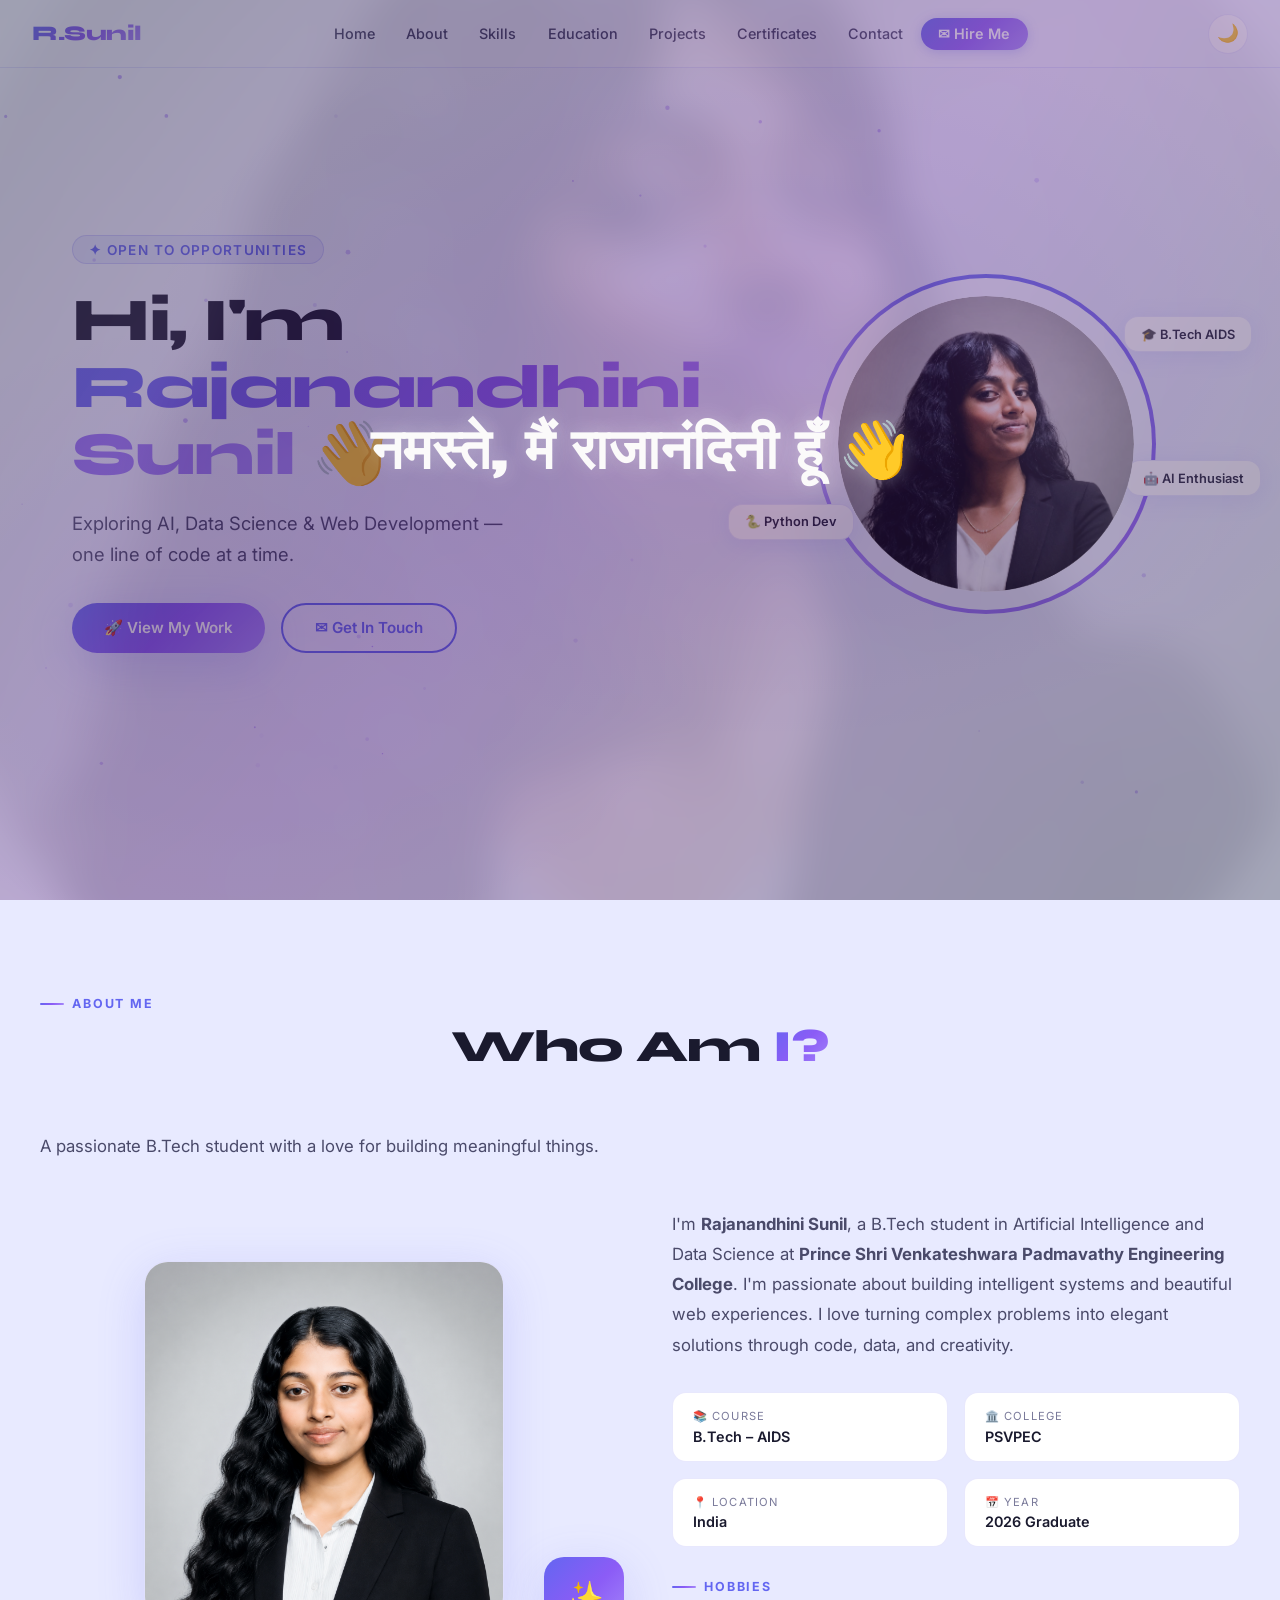
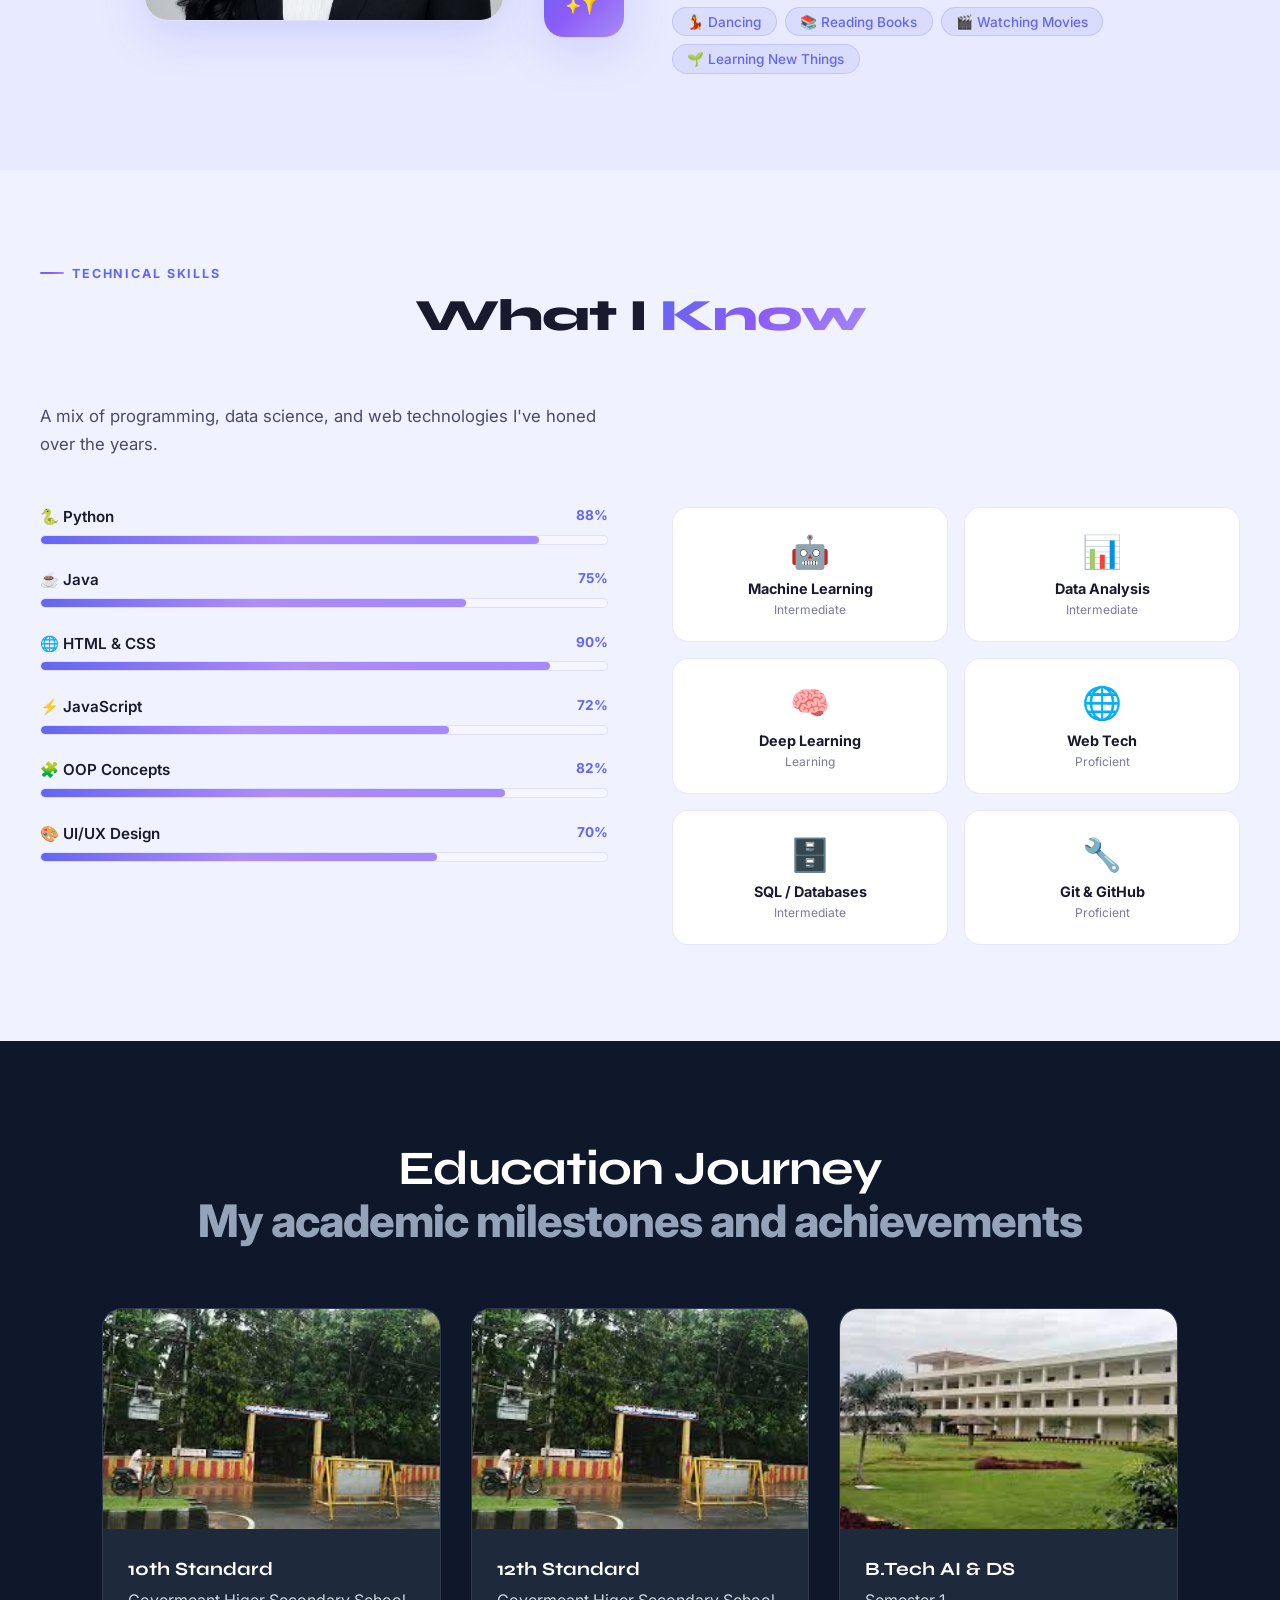
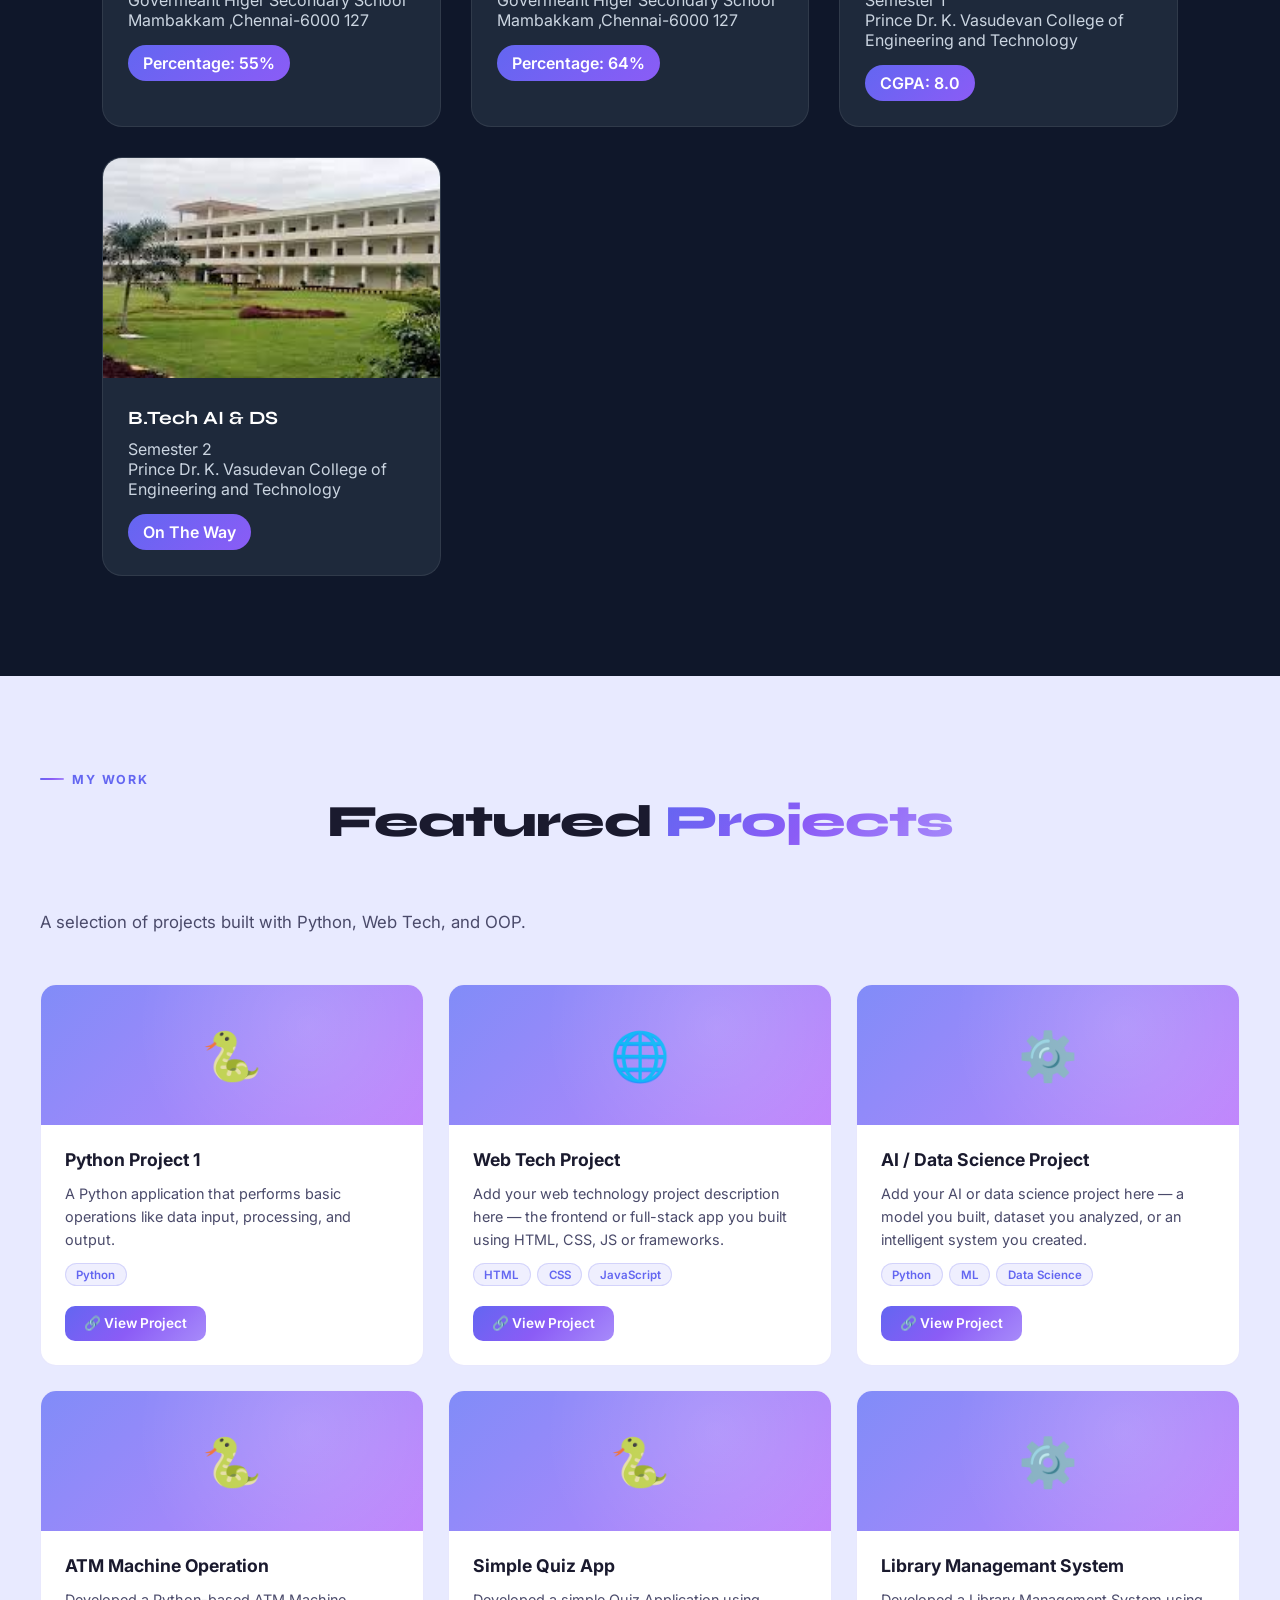
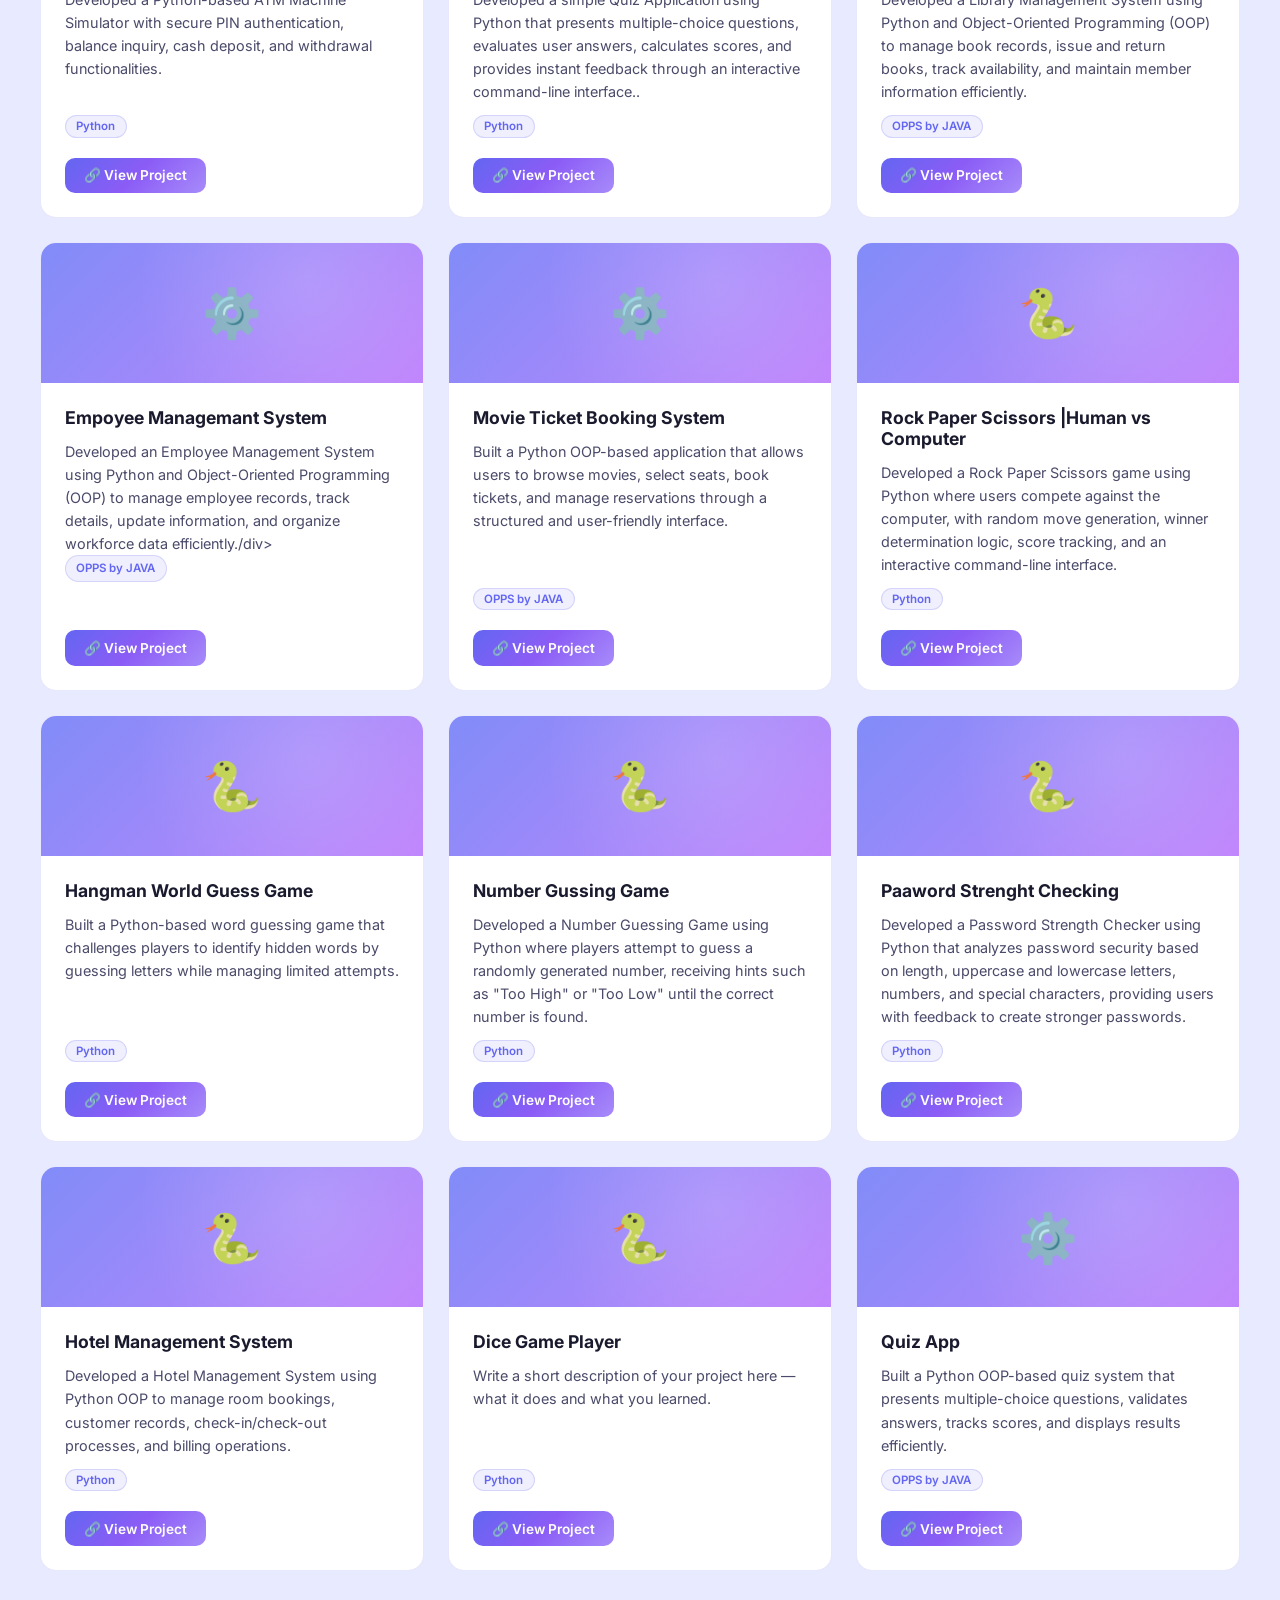
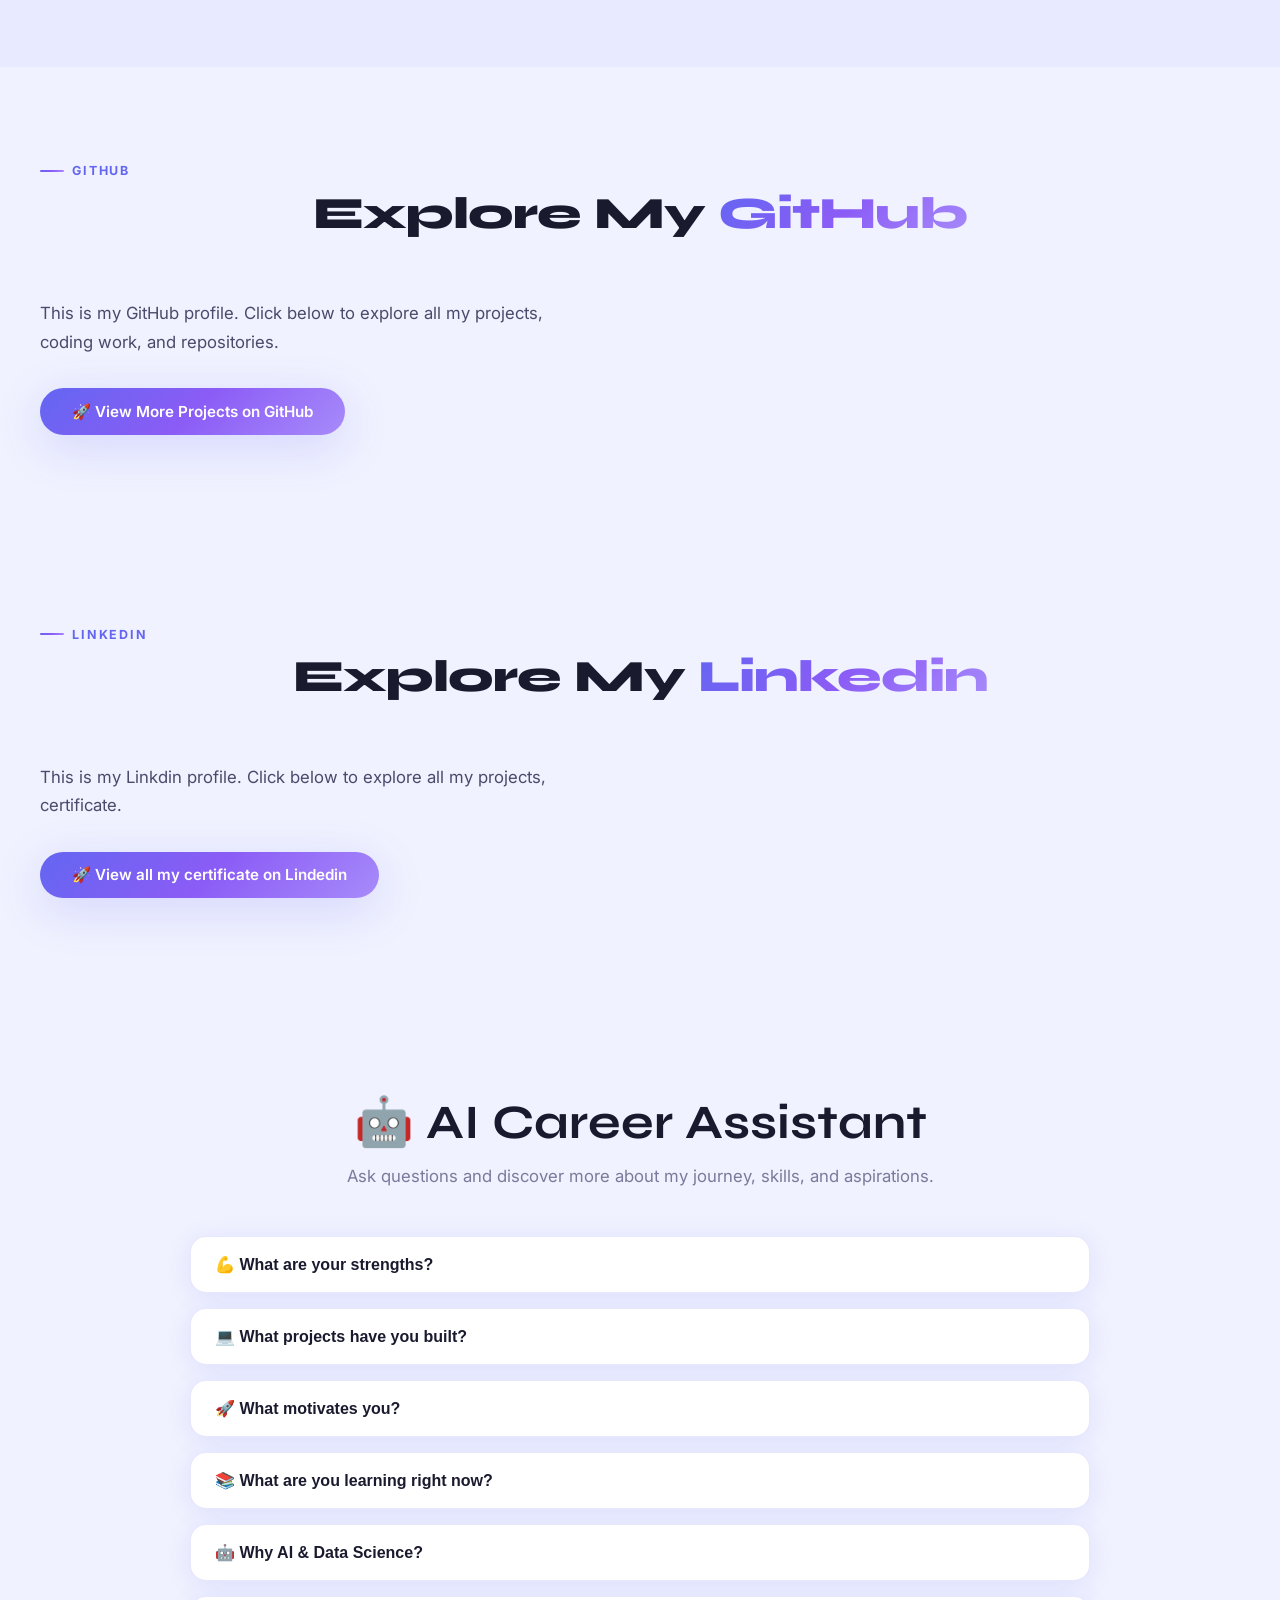
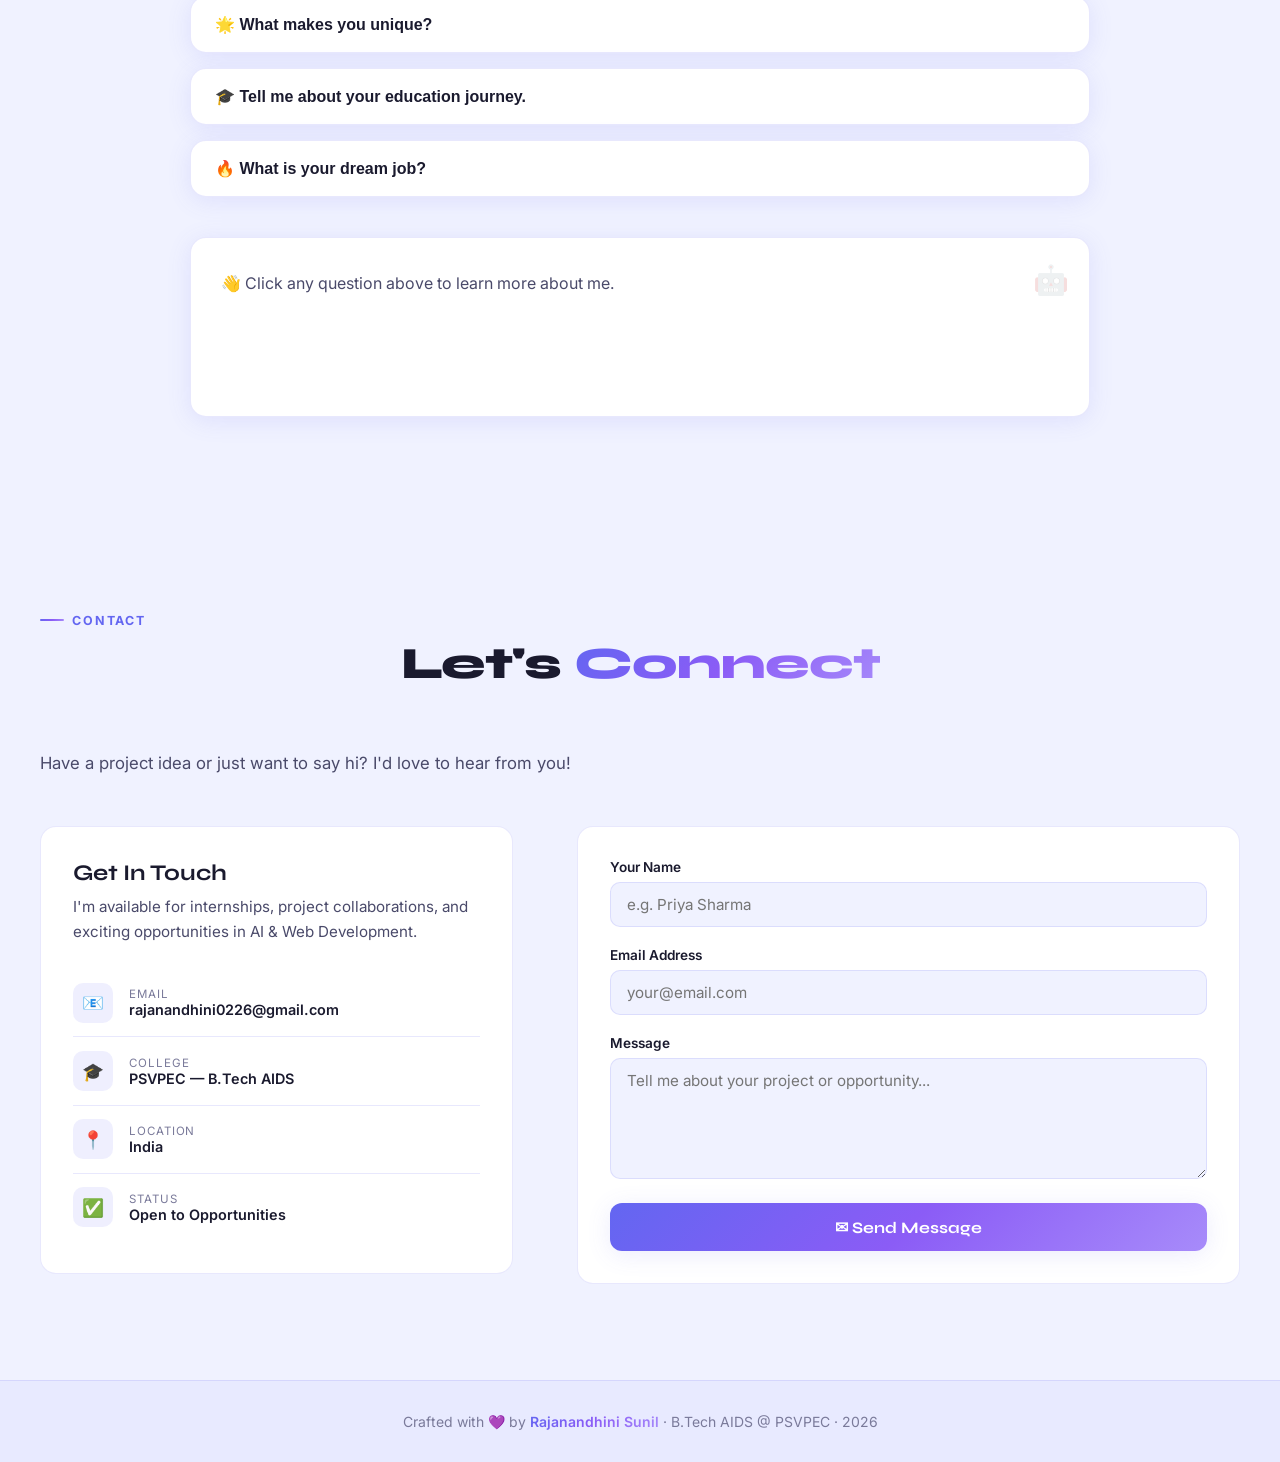
<file: index.html>
<!DOCTYPE html>
<html lang="en">
<head>
  <meta charset="UTF-8" />
  <meta name="viewport" content="width=device-width, initial-scale=1.0"/>
  <title>Rajanandhini Sunil | Portfolio</title>
  <link href="https://fonts.googleapis.com/css2?family=Syne:wght@400;600;700;800&family=Inter:wght@300;400;500;600&display=swap" rel="stylesheet"/>
  <style>
    /* ─── CSS Variables ─── */
    :root {
      --bg: #f0f2ff;
      --bg2: #e8eaff;
      --surface: #ffffff;
      --surface2: #f5f6ff;
      --border: rgba(99,102,241,0.15);
      --text: #1a1a2e;
      --text2: #4a4a6a;
      --text3: #7a7a9a;
      --primary: #6366f1;
      --primary2: #8b5cf6;
      --accent: #a78bfa;
      --grad: linear-gradient(135deg, #6366f1, #8b5cf6, #a78bfa);
      --grad2: linear-gradient(135deg, #818cf8, #c084fc);
      --shadow: 0 4px 24px rgba(99,102,241,0.12);
      --shadow-lg: 0 12px 48px rgba(99,102,241,0.2);
      --radius: 16px;
      --nav-bg: rgba(240,242,255,0.85);
    }
    .dark {
      --bg: #0d0d1a;
      --bg2: #13132a;
      --surface: #1a1a2e;
      --surface2: #1f1f38;
      --border: rgba(139,92,246,0.2);
      --text: #e8e8ff;
      --text2: #a8a8cc;
      --text3: #6868aa;
      --primary: #818cf8;
      --primary2: #a78bfa;
      --accent: #c084fc;
      --grad: linear-gradient(135deg, #818cf8, #a78bfa, #c084fc);
      --grad2: linear-gradient(135deg, #6366f1, #8b5cf6);
      --shadow: 0 4px 24px rgba(139,92,246,0.2);
      --shadow-lg: 0 12px 48px rgba(139,92,246,0.35);
      --nav-bg: rgba(13,13,26,0.85);
    }

    /* ─── Reset & Base ─── */
    *, *::before, *::after { box-sizing: border-box; margin: 0; padding: 0; }
    html { scroll-behavior: smooth; }
    body {
      font-family: 'Inter', sans-serif;
      background: var(--bg);
      color: var(--text);
      transition: background 0.4s, color 0.4s;
      overflow-x: hidden;
    }
    h1,h2,h3,h4 { font-family: 'Syne', sans-serif; }

    /* ─── Scrollbar ─── */
    ::-webkit-scrollbar { width: 6px; }
    ::-webkit-scrollbar-track { background: var(--bg); }
    ::-webkit-scrollbar-thumb { background: var(--grad); border-radius: 3px; }

    /* ─── NAV ─── */
    nav {
      position: fixed; top: 0; width: 100%; z-index: 1000;
      background: var(--nav-bg);
      backdrop-filter: blur(16px);
      -webkit-backdrop-filter: blur(16px);
      border-bottom: 1px solid var(--border);
      padding: 0 2rem;
      display: flex; align-items: center; justify-content: space-between;
      height: 68px;
      transition: background 0.4s, border-color 0.4s;
    }
    .nav-logo {
      font-family: 'Syne', sans-serif;
      font-weight: 800; font-size: 1.3rem;
      background: var(--grad); -webkit-background-clip: text; -webkit-text-fill-color: transparent;
      letter-spacing: -0.5px;
    }
    .nav-links { display: flex; align-items: center; gap: 0.25rem; list-style: none; }
    .nav-links a {
      text-decoration: none; color: var(--text2); font-size: 0.9rem; font-weight: 500;
      padding: 0.45rem 0.85rem; border-radius: 8px;
      transition: color 0.2s, background 0.2s;
    }
    .nav-links a:hover { color: var(--primary); background: var(--surface); }
    .hire-btn {
      background: var(--grad) !important;
      color: #fff !important;
      -webkit-text-fill-color: #fff !important;
      padding: 0.45rem 1.1rem !important;
      border-radius: 22px !important;
      font-weight: 600 !important;
      box-shadow: 0 2px 12px rgba(99,102,241,0.3);
      transition: transform 0.2s, box-shadow 0.2s !important;
    }
    .hire-btn:hover { transform: translateY(-2px); box-shadow: 0 6px 20px rgba(99,102,241,0.4) !important; background: var(--grad) !important; }
    .nav-right { display: flex; align-items: center; gap: 0.5rem; }
    .theme-toggle {
      background: var(--surface); border: 1px solid var(--border);
      color: var(--text); cursor: pointer;
      width: 40px; height: 40px; border-radius: 50%;
      display: flex; align-items: center; justify-content: center;
      font-size: 1.1rem; transition: all 0.3s;
    }
    .theme-toggle:hover { transform: rotate(20deg); border-color: var(--primary); }
    .hamburger { display: none; background: none; border: none; cursor: pointer; color: var(--text); font-size: 1.4rem; }

    /* ─── HERO ─── */
    #home {
      min-height: 100vh; padding-top: 68px;
      display: flex; align-items: center;
      position: relative; overflow: hidden;
    }
    .hero-bg {
      position: absolute; inset: 0; z-index: 0;
      background: radial-gradient(ellipse 70% 60% at 60% 40%, rgba(99,102,241,0.13) 0%, transparent 70%),
                  radial-gradient(ellipse 50% 50% at 20% 70%, rgba(139,92,246,0.1) 0%, transparent 70%);
    }
    .hero-particles { position: absolute; inset: 0; z-index: 0; pointer-events: none; }
    .hero-inner {
      position: relative; z-index: 1;
      max-width: 1200px; margin: 0 auto;
      padding: 5rem 2rem 4rem;
      display: grid; grid-template-columns: 1fr 1fr;
      align-items: center; gap: 4rem;
    }
    .hero-text .eyebrow {
      display: inline-flex; align-items: center; gap: 0.5rem;
      font-size: 0.85rem; font-weight: 600; letter-spacing: 0.1em; text-transform: uppercase;
      color: var(--primary); background: rgba(99,102,241,0.1);
      padding: 0.35rem 1rem; border-radius: 20px; margin-bottom: 1.5rem;
      border: 1px solid rgba(99,102,241,0.2);
    }
    .hero-text h1 {
      font-size: clamp(2.4rem, 5vw, 3.8rem);
      font-weight: 800; line-height: 1.1;
      letter-spacing: -1.5px; margin-bottom: 1.2rem;
    }
    .hero-text h1 span {
      background: var(--grad); -webkit-background-clip: text; -webkit-text-fill-color: transparent;
    }
    .hero-tagline {
      font-size: 1.15rem; color: var(--text2); line-height: 1.7;
      margin-bottom: 2rem; max-width: 440px;
    }
    .hero-btns { display: flex; gap: 1rem; flex-wrap: wrap; }
    .btn-primary {
      display: inline-flex; align-items: center; gap: 0.5rem;
      padding: 0.85rem 2rem; border-radius: 50px;
      background: var(--grad); color: #fff; font-weight: 600; font-size: 0.95rem;
      text-decoration: none; border: none; cursor: pointer;
      box-shadow: var(--shadow-lg);
      transition: transform 0.25s, box-shadow 0.25s;
    }
    .btn-primary:hover { transform: translateY(-3px); box-shadow: 0 16px 40px rgba(99,102,241,0.35); }
    .btn-secondary {
      display: inline-flex; align-items: center; gap: 0.5rem;
      padding: 0.85rem 2rem; border-radius: 50px;
      background: transparent; color: var(--primary); font-weight: 600; font-size: 0.95rem;
      text-decoration: none; border: 2px solid var(--primary);
      transition: background 0.25s, color 0.25s, transform 0.25s;
    }
    .btn-secondary:hover { background: var(--primary); color: #fff; transform: translateY(-3px); }
    .hero-visual { display: flex; justify-content: center; align-items: center; position: relative; }
    .hero-avatar-wrap {
      position: relative; width: 320px; height: 320px;
    }
    .hero-avatar-ring {
      position: absolute; inset: -10px;
      border-radius: 50%;
      background: conic-gradient(from 0deg, #6366f1, #8b5cf6, #a78bfa, #6366f1);
      animation: spin 6s linear infinite;
    }
    .hero-avatar-ring::after {
      content: ''; position: absolute; inset: 4px;
      border-radius: 50%; background: var(--bg);
    }
    @keyframes spin { to { transform: rotate(360deg); } }
    .hero-avatar {
      position: absolute; inset: 12px;
      border-radius: 50%; overflow: hidden;
      background: var(--surface2);
      display: flex; align-items: center; justify-content: center;
      z-index: 1;
    }
    .hero-avatar img {
  width: 100%;
  height: 100%;
  object-fit: cover;
  display: block;
}
    .avatar-placeholder {
      display: flex; flex-direction: column; align-items: center; gap: 0.5rem;
      color: var(--text3); font-size: 0.8rem; text-align: center; padding: 1rem;
    }
    .avatar-placeholder .avatar-icon { font-size: 4rem; }
    .avatar-upload-label {
      display: inline-block; cursor: pointer;
      background: var(--grad); color: #fff;
      padding: 0.35rem 0.9rem; border-radius: 20px; font-size: 0.75rem; font-weight: 600;
      margin-top: 0.25rem;
    }
    #hero-upload { display: none; }
    .float-badge {
      position: absolute; background: var(--surface);
      border: 1px solid var(--border); border-radius: 14px;
      padding: 0.6rem 1rem; box-shadow: var(--shadow);
      font-size: 0.8rem; font-weight: 600; color: var(--text);
      display: flex; align-items: center; gap: 0.5rem;
      animation: float 3s ease-in-out infinite;
    }
    .badge-1 { top: 10%; right: -10%; animation-delay: 0s; }
    .badge-2 { bottom: 20%; left: -8%; animation-delay: 1.2s; }
    .badge-3 { top: 55%; right: -12%; animation-delay: 0.6s; }
    @keyframes float {
      0%,100% { transform: translateY(0); }
      50% { transform: translateY(-10px); }
    }






    /* ==========================
   AI CAREER ASSISTANT
========================== */

/* ==========================
   AI CAREER ASSISTANT
========================== */

#ai-chat{
    padding:100px 8%;
    background:var(--bg);
}

#ai-chat h2{
    text-align:center;
    font-size:3rem;
    color:var(--text);
    margin-bottom:15px;
}

#ai-chat .subtitle{
    text-align:center;
    color:var(--text3);
    font-size:1.05rem;
    margin-bottom:50px;
}

.qa-box{
    max-width:900px;
    margin:auto;
}

.qa-box button{
    width:100%;
    text-align:left;

    padding:18px 24px;
    margin-bottom:15px;

    border-radius:var(--radius);
    border:1px solid var(--border);

    background:var(--surface);
    color:var(--text);

    font-size:1rem;
    font-weight:600;

    cursor:pointer;

    transition:all .3s ease;

    box-shadow:var(--shadow);
}

.qa-box button:hover{
    transform:translateY(-4px);

    background:var(--grad);
    color:white;

    border-color:transparent;

    box-shadow:var(--shadow-lg);
}

#answerBox{
    margin-top:25px;

    background:var(--surface);
    color:var(--text2);

    padding:30px;

    border-radius:var(--radius);

    min-height:180px;

    line-height:1.9;

    border:1px solid var(--border);

    box-shadow:var(--shadow);

    position:relative;
    overflow:hidden;
}

#answerBox::before{
    content:"🤖";
    position:absolute;
    top:15px;
    right:20px;
    font-size:1.8rem;
    opacity:0.15;
}

.show{
    animation:fadeUp .5s ease;
}

@keyframes fadeUp{
    from{
        opacity:0;
        transform:translateY(20px);
    }
    to{
        opacity:1;
        transform:translateY(0);
    }
}

/* Mobile */

@media(max-width:768px){

    #ai-chat{
        padding:80px 5%;
    }

    #ai-chat h2{
        font-size:2rem;
    }

    .qa-box button{
        padding:16px;
        font-size:.95rem;
    }

    #answerBox{
        padding:20px;
        min-height:220px;
    }
}

.show{
    animation:fadeUp .5s ease;
}

@keyframes fadeUp{
    from{
        opacity:0;
        transform:translateY(20px);
    }
    to{
        opacity:1;
        transform:translateY(0);
    }
}

@media(max-width:768px){

    #ai-chat{
        padding:70px 5%;
    }

    #ai-chat h2{
        font-size:2rem;
    }

    .qa-box button{
        font-size:.95rem;
        padding:16px;
    }

    #answerBox{
        min-height:220px;
        padding:20px;
    }
}

    /* ─── SECTIONS ─── */
    section { padding: 6rem 2rem; }
    .container { max-width: 1200px; margin: 0 auto; }
    .section-label {
      font-size: 0.78rem; font-weight: 700; letter-spacing: 0.15em; text-transform: uppercase;
      color: var(--primary); margin-bottom: 0.6rem;
      display: flex; align-items: center; gap: 0.5rem;
    }
    .section-label::before { content: ''; width: 24px; height: 2px; background: var(--grad); border-radius: 2px; }
    .section-title {
      font-size: clamp(1.9rem, 4vw, 2.8rem); font-weight: 800;
      letter-spacing: -1px; line-height: 1.15;
      margin-bottom: 1rem;
    }
    .section-title span { background: var(--grad); -webkit-background-clip: text; -webkit-text-fill-color: transparent; }
    .section-sub { color: var(--text2); font-size: 1.05rem; line-height: 1.7; max-width: 560px; }

    /* ─── ABOUT ─── */
    #about { background: var(--bg2); }
    .about-grid {
      display: grid; grid-template-columns: 1fr 1fr;
      gap: 4rem; align-items: center; margin-top: 3rem;
    }
    .about-photo-wrap { position: relative; }
    .about-photo-frame {
      width: 100%; max-width: 360px; aspect-ratio: 1;
      border-radius: 24px; overflow: hidden;
      background: var(--surface2);
      border: 1px solid var(--border);
      box-shadow: var(--shadow-lg);
      display: flex; align-items: center; justify-content: center;
      position: relative;
      margin: 0 auto;
    }
    g { width: 100%; height: 100%; object-fit: cover; display: none; }
    .about-placeholder {.about-photo-frame img {
  width: 100%;
  height: 100%;
  object-fit: cover;
  display: block;
}






/* ==========================
   CERTIFICATES SECTION
========================== */

#certificates{
    padding:120px 0;
}

.linkedin-cert-card{
    max-width:800px;
    margin:50px auto 0;

    background:#111827;

    border:1px solid rgba(255,255,255,.1);

    border-radius:24px;

    padding:50px;

    text-align:center;

    box-shadow:0 10px 40px rgba(0,0,0,.3);
}

.linkedin-icon{
    font-size:4rem;
    margin-bottom:20px;
}

.linkedin-cert-card h3{
    font-size:2rem;
    margin-bottom:15px;
}

.linkedin-cert-card p{
    color:#bdbdbd;
    margin-bottom:30px;
    line-height:1.8;
}

.linkedin-btn{
    display:inline-block;

    padding:15px 35px;

    border-radius:50px;

    text-decoration:none;

    color:white;

    font-weight:600;

    background:linear-gradient(
        135deg,
        #6366f1,
        #a855f7
    );

    transition:.3s;
}

.linkedin-btn:hover{
    transform:translateY(-4px);
}
/* Mobile */

@media(max-width:768px){

    #certificates{
        padding:80px 15px;
    }

    .linkedin-cert-card{
        padding:40px 25px;
    }

    .linkedin-icon{
        width:90px;
        height:90px;
        font-size:2.5rem;
    }

    .linkedin-cert-card h3{
        font-size:1.6rem;
    }

    .linkedin-cert-card p{
        font-size:.95rem;
    }

    .linkedin-btn{
        padding:14px 28px;
        font-size:.95rem;
    }
}
      display: flex; flex-direction: column; align-items: center; gap: 0.75rem;
      color: var(--text3); text-align: center; padding: 2rem;
    }
    .about-placeholder .big-icon { font-size: 5rem; }
    .about-upload-label {
      cursor: pointer; background: var(--grad); color: #fff;
      padding: 0.5rem 1.2rem; border-radius: 20px; font-size: 0.82rem; font-weight: 600;
    }
    #about-upload { display: none; }
    .about-deco {
      position: absolute; bottom: -16px; right: -16px;
      width: 80px; height: 80px; border-radius: 20px;
      background: var(--grad); display: flex; align-items: center; justify-content: center;
      font-size: 2rem; box-shadow: var(--shadow-lg);
    }
    .about-info {}
    .about-bio { color: var(--text2); line-height: 1.8; margin-bottom: 2rem; font-size: 1.05rem; }
    .about-details { display: grid; grid-template-columns: 1fr 1fr; gap: 1rem; margin-bottom: 2rem; }
    .detail-card {
      background: var(--surface); border: 1px solid var(--border);
      border-radius: 14px; padding: 1rem 1.25rem;
      transition: transform 0.2s, box-shadow 0.2s;
    }
    .detail-card:hover { transform: translateY(-3px); box-shadow: var(--shadow); }
    .detail-card .detail-label { font-size: 0.7rem; text-transform: uppercase; letter-spacing: 0.1em; color: var(--text3); margin-bottom: 0.3rem; }
    .detail-card .detail-value { font-size: 0.9rem; font-weight: 600; color: var(--text); }
    .hobbies-list { display: flex; flex-wrap: wrap; gap: 0.5rem; }
    .hobby-chip {
      background: rgba(99,102,241,0.1); color: var(--primary);
      border: 1px solid rgba(99,102,241,0.2);
      padding: 0.35rem 0.9rem; border-radius: 20px; font-size: 0.85rem; font-weight: 500;
      display: flex; align-items: center; gap: 0.4rem;
      transition: background 0.2s, transform 0.2s;
    }
    .hobby-chip:hover { background: rgba(99,102,241,0.2); transform: translateY(-2px); }



.intro-content{
    text-align:center;
}

#intro-text{
    font-size:3rem;
    font-family:'Syne',sans-serif;
    font-weight:800;
    color:white;
    animation:fadeText 1s ease;
}


#intro-screen{
    position:fixed;
    inset:0;

    display:flex;
    justify-content:center;
    align-items:center;

    overflow:hidden;

    z-index:99999;

    transition:opacity 1s ease;
}

.intro-bg{
    position:absolute;
    inset:0;

    background:url("my_name.jpeg")
    center center/cover no-repeat;

    filter:blur(18px);

    transform:scale(1.15);

    opacity:.45;
}

.intro-bg::after{
    content:"";
    position:absolute;
    inset:0;

    background:
    linear-gradient(
        135deg,
        rgba(15,23,42,.85),
        rgba(88,28,135,.75),
        rgba(30,41,59,.85)
    );
}
#intro-text{
    position:relative;
    z-index:2;

    color:rgb(251, 250, 250);

    font-size:3.5rem;

    font-weight:800;

    text-align:center;

    text-shadow:
    0 0 20px rgba(255,255,255,.3);

    padding:20px;
}

@keyframes fadeText{
    from{
        opacity:0;
        transform:translateY(30px);
    }
    to{
        opacity:1;
        transform:translateY(0);
    }
}



/* Certificate Full Screen */

.cert-modal{
    display:none;
    position:fixed;
    top:0;
    left:0;
    width:100%;
    height:100%;
    background:rgba(0,0,0,.92);
    z-index:99999;

    justify-content:center;
    align-items:center;

    padding:20px;
}

.cert-modal img{
    max-width:90%;
    max-height:90%;
    border-radius:15px;
    box-shadow:0 0 30px rgba(255,255,255,.15);
    animation:zoomIn .4s ease;
}

.close-cert{
    position:absolute;
    top:20px;
    right:35px;

    color:white;
    font-size:45px;
    cursor:pointer;

    font-weight:bold;
}

.close-cert:hover{
    color:#8b5cf6;
}

@keyframes zoomIn{
    from{
        transform:scale(.7);
        opacity:0;
    }
    to{
        transform:scale(1);
        opacity:1;
    }
}


    
    /* ─── SKILLS ─── */
    #skills {}
    .skills-layout { display: grid; grid-template-columns: 1fr 1fr; gap: 4rem; margin-top: 3rem; align-items: start; }
    .skill-bars { display: flex; flex-direction: column; gap: 1.6rem; }
    .skill-bar-item {}
    .skill-bar-header { display: flex; justify-content: space-between; margin-bottom: 0.55rem; }
    .skill-name { font-weight: 600; font-size: 0.95rem; color: var(--text); display: flex; align-items: center; gap: 0.5rem; }
    .skill-pct { font-size: 0.85rem; font-weight: 700; color: var(--primary); }
    .bar-track {
      height: 10px; background: var(--surface2); border-radius: 10px;
      border: 1px solid var(--border); overflow: hidden;
    }
    .bar-fill {
      height: 100%; border-radius: 10px;
      background: var(--grad);
      width: 0; transition: width 1.4s cubic-bezier(0.4,0,0.2,1);
      position: relative; overflow: hidden;
    }
    .bar-fill::after {
      content: ''; position: absolute; inset: 0;
      background: linear-gradient(90deg, transparent 0%, rgba(255,255,255,0.3) 50%, transparent 100%);
      animation: shimmer 2s infinite;
    }
    @keyframes shimmer {
      0% { transform: translateX(-100%); }
      100% { transform: translateX(200%); }
    }
    .skill-cards { display: grid; grid-template-columns: repeat(2, 1fr); gap: 1rem; }
    .skill-card {
      background: var(--surface); border: 1px solid var(--border);
      border-radius: var(--radius); padding: 1.5rem;
      text-align: center; transition: transform 0.25s, box-shadow 0.25s, border-color 0.25s;
      cursor: default;
    }
    .skill-card:hover { transform: translateY(-6px); box-shadow: var(--shadow-lg); border-color: var(--primary); }
    .skill-card .sk-icon { font-size: 2rem; margin-bottom: 0.6rem; }
    .skill-card .sk-name { font-weight: 700; font-size: 0.9rem; margin-bottom: 0.3rem; }
    .skill-card .sk-level { font-size: 0.75rem; color: var(--text3); }

    /* ─── PROJECTS ─── */
    #projects { background: var(--bg2); }
    .projects-grid {
      display: grid;
      grid-template-columns: repeat(auto-fit, minmax(300px, 1fr));
      gap: 1.5rem; margin-top: 3rem;
    }
    .project-card {
      background: var(--surface); border: 1px solid var(--border);
      border-radius: var(--radius); overflow: hidden;
      transition: transform 0.3s, box-shadow 0.3s, border-color 0.3s;
      display: flex; flex-direction: column;
    }
    .project-card:hover { transform: translateY(-8px); box-shadow: var(--shadow-lg); border-color: var(--primary); }
    .card-top {
      height: 140px;
      background: var(--grad2);
      display: flex; align-items: center; justify-content: center;
      font-size: 3rem; position: relative; overflow: hidden;
    }
    .card-top::after {
      content: ''; position: absolute; inset: 0;
      background: radial-gradient(circle at 70% 30%, rgba(255,255,255,0.15), transparent 60%);
    }
    .card-body { padding: 1.5rem; flex: 1; display: flex; flex-direction: column; gap: 0.75rem; }
    .card-title { font-size: 1.1rem; font-weight: 700; color: var(--text); }
    .card-desc { font-size: 0.9rem; color: var(--text2); line-height: 1.6; flex: 1; }
    .card-tags { display: flex; flex-wrap: wrap; gap: 0.4rem; }
    .tag {
      font-size: 0.72rem; font-weight: 600; padding: 0.2rem 0.65rem;
      border-radius: 20px; background: rgba(99,102,241,0.1);
      color: var(--primary); border: 1px solid rgba(99,102,241,0.2);
    }
    .card-btn {
      display: inline-flex; align-items: center; gap: 0.4rem;
      padding: 0.6rem 1.2rem; border-radius: 10px;
      background: var(--grad); color: #fff; font-weight: 600; font-size: 0.85rem;
      text-decoration: none; border: none; cursor: pointer;
      align-self: flex-start; transition: transform 0.2s, opacity 0.2s;
      margin-top: 0.5rem;
    }
    .card-btn:hover { transform: translateY(-2px); opacity: 0.9; }

    /* ─── CONTACT ─── */
    #contact {}
    .contact-grid { display: grid; grid-template-columns: 1fr 1.4fr; gap: 4rem; margin-top: 3rem; align-items: start; }
    .contact-info-card {
      background: var(--surface); border: 1px solid var(--border);
      border-radius: var(--radius); padding: 2rem;
    }
    .contact-info-card h3 { font-size: 1.4rem; margin-bottom: 0.5rem; }
    .contact-info-card p { color: var(--text2); font-size: 0.95rem; line-height: 1.7; margin-bottom: 1.5rem; }
    .info-row {
      display: flex; align-items: center; gap: 1rem;
      padding: 0.85rem 0; border-bottom: 1px solid var(--border);
    }
    .info-row:last-child { border-bottom: none; }
    .info-icon {
      width: 40px; height: 40px; border-radius: 10px;
      background: rgba(99,102,241,0.1); display: flex; align-items: center;
      justify-content: center; font-size: 1.1rem; flex-shrink: 0;
    }
    .info-text .info-label { font-size: 0.72rem; color: var(--text3); text-transform: uppercase; letter-spacing: 0.08em; }
    .info-text .info-val { font-size: 0.9rem; font-weight: 600; color: var(--text); }
    .contact-form { background: var(--surface); border: 1px solid var(--border); border-radius: var(--radius); padding: 2rem; }
    .form-row { margin-bottom: 1.25rem; }
    .form-row label { display: block; font-size: 0.85rem; font-weight: 600; color: var(--text); margin-bottom: 0.45rem; }
    .form-row input, .form-row textarea {
      width: 100%; padding: 0.75rem 1rem;
      border: 1.5px solid var(--border); border-radius: 10px;
      background: var(--bg); color: var(--text);
      font-size: 0.95rem; font-family: 'Inter', sans-serif;
      transition: border-color 0.25s, box-shadow 0.25s;
      outline: none; resize: vertical;
    }
    .form-row input:focus, .form-row textarea:focus {
      border-color: var(--primary);
      box-shadow: 0 0 0 3px rgba(99,102,241,0.15);
    }
    .form-row .err { color: #ef4444; font-size: 0.78rem; margin-top: 0.3rem; display: none; }
    .form-row .err.show { display: block; }
    .form-submit {
      width: 100%; padding: 0.9rem;
      border: none; border-radius: 12px; cursor: pointer;
      background: var(--grad); color: #fff; font-weight: 700; font-size: 1rem;
      font-family: 'Syne', sans-serif;
      box-shadow: var(--shadow); transition: transform 0.2s, box-shadow 0.2s;
    }
    .form-submit:hover { transform: translateY(-3px); box-shadow: var(--shadow-lg); }
    .success-msg {
      display: none; text-align: center; padding: 1rem;
      color: #22c55e; font-weight: 600; font-size: 1rem;
      background: rgba(34,197,94,0.1); border: 1px solid rgba(34,197,94,0.2);
      border-radius: 10px; margin-top: 1rem;
    }
    .success-msg.show { display: block; animation: fadeIn 0.5s ease; }


    /* ─── FOOTER ─── */
    footer {
      background: var(--bg2); border-top: 1px solid var(--border);
      text-align: center; padding: 2rem;
      color: var(--text3); font-size: 0.875rem;
    }
    footer span { background: var(--grad); -webkit-background-clip: text; -webkit-text-fill-color: transparent; font-weight: 600; }

    /* ─── ANIMATIONS ─── */
    @keyframes fadeIn { from { opacity: 0; transform: translateY(10px); } to { opacity: 1; transform: translateY(0); } }
    @keyframes fadeInUp { from { opacity: 0; transform: translateY(30px); } to { opacity: 1; transform: translateY(0); } }
    .reveal {
      opacity: 0; transform: translateY(32px);
      transition: opacity 0.7s ease, transform 0.7s ease;
    }
    .reveal.visible { opacity: 1; transform: translateY(0); }
    .reveal-delay-1 { transition-delay: 0.1s; }
    .reveal-delay-2 { transition-delay: 0.2s; }
    .reveal-delay-3 { transition-delay: 0.3s; }
    .hero-text > * { animation: fadeInUp 0.7s ease both; }
    .hero-text .eyebrow { animation-delay: 0.1s; }
    .hero-text h1 { animation-delay: 0.25s; }
    .hero-text .hero-tagline { animation-delay: 0.4s; }
    .hero-text .hero-btns { animation-delay: 0.55s; }
    .hero-visual { animation: fadeInUp 0.9s 0.3s ease both; }

    /* ─── MOBILE NAV ─── */
    @media (max-width: 768px) {
      .hamburger { display: flex; }
      .nav-links {
        display: none; flex-direction: column; gap: 0;
        position: absolute; top: 68px; left: 0; width: 100%;
        background: var(--surface); border-bottom: 1px solid var(--border);
        padding: 1rem 0; z-index: 999;
      }
      .nav-links.open { display: flex; }
      .nav-links a { padding: 0.7rem 1.5rem; border-radius: 0; }
      .hero-inner { grid-template-columns: 1fr; gap: 2.5rem; padding: 4rem 1.5rem 3rem; text-align: center; }
      .hero-btns { justify-content: center; }
      .hero-avatar-wrap { width: 220px; height: 220px; margin: 0 auto; }
      .float-badge { display: none; }
      .about-grid { grid-template-columns: 1fr; gap: 2rem; }
      .about-details { grid-template-columns: 1fr; }
      .skills-layout { grid-template-columns: 1fr; gap: 2rem; }
      .contact-grid { grid-template-columns: 1fr; gap: 2rem; }
      section { padding: 4rem 1.25rem; }
    }
    @media (max-width: 480px) {
      .skill-cards { grid-template-columns: repeat(2, 1fr); }
    }



    .education{
    padding:100px 8%;
    background:#0f172a;
}

.section-title{
    text-align:center;
    margin-bottom:60px;
}

.section-title h2{
    color:white;
    font-size:3rem;
}

.section-title p{
    color:#94a3b8;
}

.education-grid{
    display:grid;
    grid-template-columns:repeat(auto-fit,minmax(280px,1fr));
    gap:30px;
}

.edu-card{
    background:#1e293b;
    border-radius:20px;
    overflow:hidden;
    transition:.4s;
    border:1px solid rgba(255,255,255,.08);
}

.edu-card:hover{
    transform:translateY(-10px);
    box-shadow:0 15px 40px #6366f14d;
}

.edu-card img{
    width:100%;
    height:220px;
    object-fit:cover;
}

.edu-content{
    padding:25px;
}

.edu-content h3{
    color:#fff;
    margin-bottom:10px;
}

.edu-content p{
    color:#cbd5e1;
}

.score{
    display:inline-block;
    margin-top:15px;
    padding:8px 15px;
    background:linear-gradient(
        135deg,
        #6366f1,
        #8b5cf6
    );
    color:white;
    border-radius:50px;
    font-weight:600;
}
  </style>
</head>
<body>
<div id="intro-screen">

    <div class="intro-bg"></div>

    <h1 id="intro-text">
        Hello, I'm Rajanandhini 👋
    </h1>

</div>

<!-- ── NAV ── -->
<nav>
  <span class="nav-logo">R.Sunil</span>
  <button class="hamburger" id="hamburger" aria-label="Menu">☰</button>
  <ul class="nav-links" id="navLinks">
    <li><a href="#home">Home</a></li>
    <li><a href="#about">About</a></li>
    <li><a href="#skills">Skills</a></li>
     <li><a href="#education">Education</a></li>
    <li><a href="#projects">Projects</a></li>
    <li><a href="#certificates">Certificates</a></li>
    <li><a href="#contact">Contact</a></li>
   
    <li><a href="#contact" class="hire-btn">✉ Hire Me</a></li>
  </ul>
  <div class="nav-right">
    <button class="theme-toggle" id="themeToggle" title="Toggle theme">🌙</button>
  </div>
</nav>

<!-- ── HERO ── -->
<section id="home">
  <div class="hero-bg"></div>
  <canvas class="hero-particles" id="particles"></canvas>
  <div class="hero-inner container">
    <div class="hero-text">
      <div class="eyebrow">✦ Open to Opportunities</div>
      <h1>Hi, I'm <span>Rajanandhini<br>Sunil</span> 👋</h1>
      <p class="hero-tagline">Exploring AI, Data Science & Web Development — one line of code at a time.</p>
      <div class="hero-btns">
        <a href="#projects" class="btn-primary">🚀 View My Work</a>
        <a href="#contact" class="btn-secondary">✉ Get In Touch</a>
      </div>
    </div>
    <div class="hero-visual">
      <div class="hero-avatar-wrap">
        <div class="hero-avatar-ring"></div>
        <div class="hero-avatar" id="heroAvatarBox">
          <img id="heroImg" src="my_name.jpeg" alt="Rajanandhini" style="width:100%; height:100%; object-fit:cover; border-radius:50%;"/>
        </div>
      </div>
      <div class="float-badge badge-1">🎓 B.Tech AIDS</div>
      <div class="float-badge badge-2">🐍 Python Dev</div>
      <div class="float-badge badge-3">🤖 AI Enthusiast</div>
    </div>
  </div>
</section>

<!-- ── ABOUT ── -->
<section id="about">
  <div class="container">
    <div class="section-label">About Me</div>
    <h2 class="section-title">Who Am <span>I?</span></h2>
    <p class="section-sub">A passionate B.Tech student with a love for building meaningful things.</p>
    <div class="about-grid">
      <div class="about-photo-wrap reveal">
        <div class="about-photo-frame" id="aboutPhotoFrame">
          <img id="aboutImg" src="profile_1.png" alt="Rajanandhini" style="width:100%; height:100%; object-fit:cover; border-radius:20px;"/>
        </div>
        <div class="about-deco">✨</div>
      </div>
      <div class="about-info reveal reveal-delay-1">
        <p class="about-bio">
          I'm <strong>Rajanandhini Sunil</strong>, a B.Tech student in Artificial Intelligence and Data Science at 
          <strong>Prince Shri Venkateshwara Padmavathy Engineering College</strong>. I'm passionate about 
          building intelligent systems and beautiful web experiences. I love turning complex problems 
          into elegant solutions through code, data, and creativity.
        </p>
        <div class="about-details">
          <div class="detail-card">
            <div class="detail-label">📚 Course</div>
            <div class="detail-value">B.Tech – AIDS</div>
          </div>
          <div class="detail-card">
            <div class="detail-label">🏛️ College</div>
            <div class="detail-value">PSVPEC</div>
          </div>
          <div class="detail-card">
            <div class="detail-label">📍 Location</div>
            <div class="detail-value">India</div>
          </div>
          <div class="detail-card">
            <div class="detail-label">📅 Year</div>
            <div class="detail-value">2026 Graduate</div>
          </div>
        </div>
        <div class="section-label" style="margin-bottom:0.8rem; margin-top:0.5rem;">Hobbies</div>
        <div class="hobbies-list">
          <span class="hobby-chip">💃 Dancing</span>
          <span class="hobby-chip">📚 Reading Books</span>
          <span class="hobby-chip">🎬 Watching Movies</span>
          <span class="hobby-chip">🌱 Learning New Things</span>
        </div>
      </div>
    </div>
  </div>
</section>

<!-- ── SKILLS ── -->
<section id="skills">
  <div class="container">
    <div class="section-label">Technical Skills</div>
    <h2 class="section-title">What I <span>Know</span></h2>
    <p class="section-sub">A mix of programming, data science, and web technologies I've honed over the years.</p>
    <div class="skills-layout">
      <div class="skill-bars">
        <div class="skill-bar-item reveal">
          <div class="skill-bar-header">
            <span class="skill-name">🐍 Python</span>
            <span class="skill-pct">88%</span>
          </div>
          <div class="bar-track"><div class="bar-fill" data-width="88"></div></div>
        </div>
        <div class="skill-bar-item reveal reveal-delay-1">
          <div class="skill-bar-header">
            <span class="skill-name">☕ Java</span>
            <span class="skill-pct">75%</span>
          </div>
          <div class="bar-track"><div class="bar-fill" data-width="75"></div></div>
        </div>
        <div class="skill-bar-item reveal reveal-delay-2">
          <div class="skill-bar-header">
            <span class="skill-name">🌐 HTML & CSS</span>
            <span class="skill-pct">90%</span>
          </div>
          <div class="bar-track"><div class="bar-fill" data-width="90"></div></div>
        </div>
        <div class="skill-bar-item reveal reveal-delay-1">
          <div class="skill-bar-header">
            <span class="skill-name">⚡ JavaScript</span>
            <span class="skill-pct">72%</span>
          </div>
          <div class="bar-track"><div class="bar-fill" data-width="72"></div></div>
        </div>
        <div class="skill-bar-item reveal reveal-delay-2">
          <div class="skill-bar-header">
            <span class="skill-name">🧩 OOP Concepts</span>
            <span class="skill-pct">82%</span>
          </div>
          <div class="bar-track"><div class="bar-fill" data-width="82"></div></div>
        </div>
        <div class="skill-bar-item reveal reveal-delay-3">
          <div class="skill-bar-header">
            <span class="skill-name">🎨 UI/UX Design</span>
            <span class="skill-pct">70%</span>
          </div>
          <div class="bar-track"><div class="bar-fill" data-width="70"></div></div>
        </div>
      </div>
      <div class="skill-cards reveal reveal-delay-1">
        <div class="skill-card">
          <div class="sk-icon">🤖</div>
          <div class="sk-name">Machine Learning</div>
          <div class="sk-level">Intermediate</div>
        </div>
        <div class="skill-card">
          <div class="sk-icon">📊</div>
          <div class="sk-name">Data Analysis</div>
          <div class="sk-level">Intermediate</div>
        </div>
        <div class="skill-card">
          <div class="sk-icon">🧠</div>
          <div class="sk-name">Deep Learning</div>
          <div class="sk-level">Learning</div>
        </div>
        <div class="skill-card">
          <div class="sk-icon">🌐</div>
          <div class="sk-name">Web Tech</div>
          <div class="sk-level">Proficient</div>
        </div>
        <div class="skill-card">
          <div class="sk-icon">🗄️</div>
          <div class="sk-name">SQL / Databases</div>
          <div class="sk-level">Intermediate</div>
        </div>
        <div class="skill-card">
          <div class="sk-icon">🔧</div>
          <div class="sk-name">Git & GitHub</div>
          <div class="sk-level">Proficient</div>
        </div>
      </div>
    </div>
  </div>
</section>


<section id="education" class="education">
    <div class="section-title">
        <h2>Education Journey</h2>
        <p>My academic milestones and achievements</p>
    </div>

    <div class="education-grid">

        <!-- 10th -->
        <div class="edu-card">
            <img src="school.jpg" alt="School">
            <div class="edu-content">
                <h3>10th Standard</h3>
                <p>Govermeant Higer Secondary School</p>
                <p>Mambakkam ,Chennai-6000 127</p>
                <span class="score">Percentage: 55%</span>
            </div>
        </div>

        <!-- 12th -->
        <div class="edu-card">
            <img src="school.jpg" alt="School">
            <div class="edu-content">
                <h3>12th Standard</h3>
                <p>Govermeant Higer Secondary School</p>
                <p>Mambakkam ,Chennai-6000 127</p>
                <span class="score">Percentage: 64%</span>
            </div>
        </div>

        <!-- Sem 1 -->
        <div class="edu-card">
            <img src="college.jpg" alt="College">
            <div class="edu-content">
                <h3>B.Tech AI & DS</h3>
                <p>Semester 1</p>
                <p>Prince Dr. K. Vasudevan College of Engineering and Technology</p>
                <span class="score">CGPA: 8.0</span>
            </div>
        </div>

        <!-- Sem 2 -->
        <div class="edu-card">
            <img src="college.jpg" alt="College">
            <div class="edu-content">
                <h3>B.Tech AI & DS</h3>
                <p>Semester 2</p>
                <p>Prince Dr. K. Vasudevan College of Engineering and Technology</p>
                <span class="score">On The Way</span>
            </div>
        </div>

    </div>
</section>

<!-- ── PROJECTS ── -->
<section id="projects">
  <div class="container">
    <div class="section-label">My Work</div>
    <h2 class="section-title">Featured <span>Projects</span></h2>
    <p class="section-sub">A selection of projects built with Python, Web Tech, and OOP.</p>
    <div class="projects-grid">
      <div class="project-card reveal">
        <div class="card-top">🐍</div>
        <div class="card-body">
          <div class="card-title">Python Project 1</div>
          <div class="card-desc">A Python application that performs basic operations like data input, processing, and output.</div>
          <div class="card-tags">
            <span class="tag">Python</span>
            
          </div>
          <a href="https://github.com/rajanandhinisunil-12/Unit-5_Hangman-World-Guess-Game-_Python" class="card-btn">🔗 View Project</a>
        </div>
      </div>
      <div class="project-card reveal reveal-delay-1">
        <div class="card-top">🌐</div>
        <div class="card-body">
          <div class="card-title">Web Tech Project</div>
          <div class="card-desc">Add your web technology project description here — the frontend or full-stack app you built using HTML, CSS, JS or frameworks.</div>
          <div class="card-tags">
            <span class="tag">HTML</span>
            <span class="tag">CSS</span>
            <span class="tag">JavaScript</span>
          </div>
          <a href="https://github.com/rajanandhinisunil-12/Unit---1-HTML" class="card-btn">🔗 View Project</a>
        </div>
      </div>
      <div class="project-card reveal reveal-delay-2">
        <div class="card-top">⚙️</div>
        <div class="card-body">
          <div class="card-title">AI / Data Science Project</div>
          <div class="card-desc">Add your AI or data science project here — a model you built, dataset you analyzed, or an intelligent system you created.</div>
          <div class="card-tags">
            <span class="tag">Python</span>
            <span class="tag">ML</span>
            <span class="tag">Data Science</span>
          </div>
          <a href="https://github.com/rajanandhinisunil-12/ATM_MACHINE_OPRATION.py" class="card-btn">🔗 View Project</a>
        </div>
      </div>
      <div class="project-card reveal reveal-delay-3">
  <div class="card-top">🐍</div>
  <div class="card-body">
    <div class="card-title">ATM Machine Operation</div>
    <div class="card-desc">Developed a Python-based ATM Machine Simulator with secure PIN authentication, balance inquiry, cash deposit, and withdrawal functionalities.</div>
    <div class="card-tags">
      <span class="tag">Python</span>
      
    </div>
    <a href="https://github.com/rajanandhinisunil-12/ATM_MACHINE_OPRATION.py" class="card-btn">🔗 View Project</a>
  </div>
</div>
<div class="project-card reveal reveal-delay-3">
  <div class="card-top">🐍</div>
  <div class="card-body">
    <div class="card-title">Simple Quiz App</div>
    <div class="card-desc"> Developed a simple Quiz Application using Python that presents multiple-choice questions, evaluates user answers, calculates scores, and provides instant feedback through an interactive command-line interface..</div>
    <div class="card-tags">
      <span class="tag">Python</span>
      
    </div>
    <a href="https://github.com/rajanandhinisunil-12/Simple_Quiz_App-MCQ-" class="card-btn">🔗 View Project</a>
  </div>
</div>
<div class="project-card reveal reveal-delay-3">
  <div class="card-top">⚙️</div>
  <div class="card-body">
    <div class="card-title">Library Managemant System</div>
    <div class="card-desc"> Developed a Library Management System using Python and Object-Oriented Programming (OOP) to manage book records, issue and return books, track availability, and maintain member information efficiently.</div>
    <div class="card-tags">
      <span class="tag">OPPS by JAVA</span>
      
    </div>
    <a href="https://github.com/rajanandhinisunil-12/Unit-1_Project2_LibraryManag" class="card-btn">🔗 View Project</a>
  </div>
</div>
<div class="project-card reveal reveal-delay-3">
  <div class="card-top">⚙️</div>
  <div class="card-body">
    <div class="card-title">Empoyee Managemant System</div>
    <div class="card-desc">Developed an Employee Management System using Python and Object-Oriented Programming (OOP) to manage employee records, track details, update information, and organize workforce data efficiently./div>
    <div class="card-tags">
      <span class="tag">OPPS by JAVA</span>
    </div>
    </div>
    <a href="https://github.com/rajanandhinisunil-12/Unit-1_MiniProject_EmployeeManegment" class="card-btn">🔗 View Project</a>
  </div>
</div>
<div class="project-card reveal reveal-delay-3">
  <div class="card-top">⚙️</div>
  <div class="card-body">
    <div class="card-title">Movie Ticket Booking System</div>
    <div class="card-desc">Built a Python OOP-based application that allows users to browse movies, select seats, book tickets, and manage reservations through a structured and user-friendly interface.</div>
    <div class="card-tags">
      <span class="tag">OPPS by JAVA</span>
      
    </div>
    <a href="https://github.com/rajanandhinisunil-12/Unit-4_Project-2_MovieTicket_Booking" class="card-btn">🔗 View Project</a>
  </div>
</div>
<div class="project-card reveal reveal-delay-3">
  <div class="card-top">🐍</div>
  <div class="card-body">
    <div class="card-title">Rock Paper Scissors |Human vs Computer</div>
    <div class="card-desc">Developed a Rock Paper Scissors game using Python where users compete against the computer, with random move generation, winner determination logic, score tracking, and an interactive command-line interface.</div>
    <div class="card-tags">
      <span class="tag">Python</span>
      
    </div>
    <a href="https://github.com/rajanandhinisunil-12/UNIT--4_RockPaper-Scissors-vs-Computer-" class="card-btn">🔗 View Project</a>
  </div>
</div>
<div class="project-card reveal reveal-delay-3">
  <div class="card-top">🐍</div>
  <div class="card-body">
    <div class="card-title">Hangman World Guess Game</div>
    <div class="card-desc">Built a Python-based word guessing game that challenges players to identify hidden words by guessing letters while managing limited attempts.</div>
    <div class="card-tags">
      <span class="tag">Python</span>
      
    </div>
    <a href="https://github.com/rajanandhinisunil-12/Unit-5_Hangman-World-Guess-Game-" class="card-btn">🔗 View Project</a>
  </div>
</div>
<div class="project-card reveal reveal-delay-3">
  <div class="card-top">🐍</div>
  <div class="card-body">
    <div class="card-title">Number Gussing Game</div>
    <div class="card-desc"> Developed a Number Guessing Game using Python where players attempt to guess a randomly generated number, receiving hints such as "Too High" or "Too Low" until the correct number is found.</div>
    <div class="card-tags">
      <span class="tag">Python</span>
      
    </div>
    <a href="https://github.com/rajanandhinisunil-12/Number_Guessing_Game" class="card-btn">🔗 View Project</a>
  </div>
</div>
<div class="project-card reveal reveal-delay-3">
  <div class="card-top">🐍</div>
  <div class="card-body">
    <div class="card-title">Paaword Strenght Checking </div>
    <div class="card-desc"> Developed a Password Strength Checker using Python that analyzes password security based on length, uppercase and lowercase letters, numbers, and special characters, providing users with feedback to create stronger passwords.</div>
    <div class="card-tags">
      <span class="tag">Python</span>
      
    </div>
    <a href="https://github.com/rajanandhinisunil-12/Password_Strength_Checking" class="card-btn">🔗 View Project</a>
  </div>
</div>
<div class="project-card reveal reveal-delay-3">
  <div class="card-top">🐍</div>
  <div class="card-body">
    <div class="card-title">Hotel Management System</div>
    <div class="card-desc">  Developed a Hotel Management System using Python OOP to manage room bookings, customer records, check-in/check-out processes, and billing operations.</div>
    <div class="card-tags">
      <span class="tag">Python</span>
      
    </div>
    <a href="https://github.com/rajanandhinisunil-12/Unit-1_MiniProject_HotelManegemt" class="card-btn">🔗 View Project</a>
  </div>
</div>

<div class="project-card reveal reveal-delay-3">
  <div class="card-top">🐍</div>
  <div class="card-body">
    <div class="card-title">Dice Game Player</div>
    <div class="card-desc">Write a short description of your project here — what it does and what you learned.</div>
    <div class="card-tags">
      <span class="tag">Python</span>
      
    </div>
    <a href="https://github.com/rajanandhinisunil-12/Unit-5_DiceGame_Player-vs-Computer" class="card-btn">🔗 View Project</a>
  </div>
</div>

<div class="project-card reveal reveal-delay-3">
  <div class="card-top">⚙️</div>
  <div class="card-body">
    <div class="card-title">Quiz App</div>
    <div class="card-desc">Built a Python OOP-based quiz system that presents multiple-choice questions, validates answers, tracks scores, and displays results efficiently.</div>
    <div class="card-tags">
      <span class="tag">OPPS by JAVA</span>
      
    </div>
    <a href="https://github.com/rajanandhinisunil-12/Unit-5_DiceGame_Player-vs-Computer" class="card-btn">🔗 View Project</a>
  </div>
</div>
    </div>
    </div>
  </div>

  
</section>


<!-- GitHub Section -->
<section id="github">
  <div class="container">
    
    <div class="section-label">GitHub</div>

    <h2 class="section-title">
      Explore My <span>GitHub</span>
    </h2>

    <p class="section-sub" style="margin-bottom:2rem;">
      This is my GitHub profile. Click below to explore all my projects, coding work, and repositories.
    </p>

    <a href="https://github.com/rajanandhinisunil-12"
       target="_blank"
       class="btn-primary">
       🚀 View More Projects on GitHub
    </a>

  </div>
</section>


<section id="github">
  <div class="container">
    
    <div class="section-label">Linkedin</div>

    <h2 class="section-title">
      Explore My <span>Linkedin</span>
    </h2>

    <p class="section-sub" style="margin-bottom:2rem;">
      This is my Linkdin  profile. Click below to explore all my projects, certificate.
    </p>

    <a href="https://www.linkedin.com/in/rajanandhini-sunil-1496253a1?utm_source=share_via&utm_content=profile&utm_medium=member_android"
       target="_blank"
       class="btn-primary">
       🚀 View all my certificate on Lindedin
    </a>

  </div>
</section>







<section id="ai-chat">

    <h2>🤖 AI Career Assistant</h2>

    <p class="subtitle">
        Ask questions and discover more about my journey, skills, and aspirations.
    </p>

    <div class="qa-box">

        <button onclick="showAnswer(0)">
            💪 What are your strengths?
        </button>

        <button onclick="showAnswer(1)">
            💻 What projects have you built?
        </button>

        <button onclick="showAnswer(2)">
            🚀 What motivates you?
        </button>

        <button onclick="showAnswer(3)">
            📚 What are you learning right now?
        </button>

        <button onclick="showAnswer(4)">
            🤖 Why AI & Data Science?
        </button>

        <button onclick="showAnswer(5)">
            🌟 What makes you unique?
        </button>

        <button onclick="showAnswer(6)">
            🎓 Tell me about your education journey.
        </button>

        <button onclick="showAnswer(7)">
            🔥 What is your dream job?
        </button>

        <div id="answerBox">
            👋 Click any question above to learn more about me.
        </div>

    </div>

</section>

<!-- ── CONTACT ── -->
<section id="contact">
  <div class="container">
    <div class="section-label">Contact</div>
    <h2 class="section-title">Let's <span>Connect</span></h2>
    <p class="section-sub">Have a project idea or just want to say hi? I'd love to hear from you!</p>
    <div class="contact-grid">
      <div class="contact-info-card reveal">
        <h3>Get In Touch</h3>
        <p>I'm available for internships, project collaborations, and exciting opportunities in AI & Web Development.</p>
        <div class="info-row">
          <div class="info-icon">📧</div>
          <div class="info-text">
            <div class="info-label">Email</div>
            <div class="info-val">rajanandhini0226@gmail.com</div>
          </div>
        </div>
        <div class="info-row">
          <div class="info-icon">🎓</div>
          <div class="info-text">
            <div class="info-label">College</div>
            <div class="info-val">PSVPEC — B.Tech AIDS</div>
          </div>
        </div>
        <div class="info-row">
          <div class="info-icon">📍</div>
          <div class="info-text">
            <div class="info-label">Location</div>
            <div class="info-val">India</div>
          </div>
        </div>
        <div class="info-row">
          <div class="info-icon">✅</div>
          <div class="info-text">
            <div class="info-label">Status</div>
            <div class="info-val">Open to Opportunities</div>
          </div>
        </div>
      </div>
      <div class="contact-form reveal reveal-delay-1">
        <div class="form-row">
          <label for="c-name">Your Name</label>
          <input type="text" id="c-name" placeholder="e.g. Priya Sharma"/>
          <div class="err" id="err-name">⚠ Please enter your name.</div>
        </div>
        <div class="form-row">
          <label for="c-email">Email Address</label>
          <input type="email" id="c-email" placeholder="your@email.com"/>
          <div class="err" id="err-email">⚠ Enter a valid email (must have @ and .).</div>
        </div>
        <div class="form-row">
          <label for="c-msg">Message</label>
          <textarea id="c-msg" rows="5" placeholder="Tell me about your project or opportunity..."></textarea>
          <div class="err" id="err-msg">⚠ Please write a message.</div>
        </div>
        <button class="form-submit" id="formSubmit">✉ Send Message</button>
        <div class="success-msg" id="successMsg">🎉 Thank you! Your message has been sent. I'll reply soon!</div>
      </div>
    </div>
  </div>
</section>

<!-- ── FOOTER ── -->
<footer>
  <p>Crafted with 💜 by <span>Rajanandhini Sunil</span> · B.Tech AIDS @ PSVPEC · 2026</p>
</footer>

<script>
  /* ── Theme Toggle ── */
  const toggle = document.getElementById('themeToggle');
  const body = document.body;
  let dark = false;
  toggle.addEventListener('click', () => {
    dark = !dark;
    body.classList.toggle('dark', dark);
    toggle.textContent = dark ? '☀️' : '🌙';
  });






  /* ── Mobile Nav ── */
  const hamburger = document.getElementById('hamburger');
  const navLinks = document.getElementById('navLinks');
  hamburger.addEventListener('click', () => navLinks.classList.toggle('open'));
  navLinks.querySelectorAll('a').forEach(a => a.addEventListener('click', () => navLinks.classList.remove('open')));

  /* ── Particle Canvas ── */
  const canvas = document.getElementById('particles');
  const ctx = canvas.getContext('2d');
  let W, H, particles = [];
  function resize() { W = canvas.width = window.innerWidth; H = canvas.height = window.innerHeight; }
  resize();
  window.addEventListener('resize', resize);
  for (let i = 0; i < 50; i++) {
    particles.push({
      x: Math.random() * 1200, y: Math.random() * 800,
      r: Math.random() * 2 + 0.5, vx: (Math.random() - 0.5) * 0.3, vy: (Math.random() - 0.5) * 0.3,
      a: Math.random()
    });
  }



  
  function drawParticles() {
    ctx.clearRect(0, 0, W, H);
    particles.forEach(p => {
      ctx.beginPath();
      ctx.arc(p.x, p.y, p.r, 0, Math.PI * 2);
      ctx.fillStyle = `rgba(139,92,246,${p.a * 0.5})`;
      ctx.fill();
      p.x += p.vx; p.y += p.vy;
      if (p.x < 0) p.x = W; if (p.x > W) p.x = 0;
      if (p.y < 0) p.y = H; if (p.y > H) p.y = 0;
    });
    requestAnimationFrame(drawParticles);
  }
  drawParticles();

  /* ── Scroll Reveal ── */
  const revealEls = document.querySelectorAll('.reveal');
  const revealObs = new IntersectionObserver((entries) => {
    entries.forEach(e => { if (e.isIntersecting) { e.target.classList.add('visible'); } });
  }, { threshold: 0.12 });
  revealEls.forEach(el => revealObs.observe(el));

  /* ── Skill Bars ── */
  const bars = document.querySelectorAll('.bar-fill');
  const barObs = new IntersectionObserver((entries) => {
    entries.forEach(e => {
      if (e.isIntersecting) {
        e.target.style.width = e.target.dataset.width + '%';
        barObs.unobserve(e.target);
      }
    });
  }, { threshold: 0.3 });
  bars.forEach(b => barObs.observe(b));

  /* ── Contact Form Validation ── */
  document.getElementById('formSubmit').addEventListener('click', () => {
    const name = document.getElementById('c-name').value.trim();
    const email = document.getElementById('c-email').value.trim();
    const msg = document.getElementById('c-msg').value.trim();
    let valid = true;
    const show = (id, show) => document.getElementById(id).classList.toggle('show', show);
    if (!name) { show('err-name', true); valid = false; } else show('err-name', false);
    if (!email || !email.includes('@') || !email.includes('.')) { show('err-email', true); valid = false; } else show('err-email', false);
    if (!msg) { show('err-msg', true); valid = false; } else show('err-msg', false);
    if (valid) {
      document.getElementById('successMsg').classList.add('show');
      document.getElementById('c-name').value = '';
      document.getElementById('c-email').value = '';
      document.getElementById('c-msg').value = '';
      setTimeout(() => document.getElementById('successMsg').classList.remove('show'), 5000);
    }
  });


  const answers = [

"💪 My strengths include problem-solving, quick learning, adaptability, teamwork, and a strong passion for technology. I enjoy taking on new challenges and continuously improving my skills through hands-on projects and learning.",

"💻 I have built several projects using Python and Object-Oriented Programming, including an ATM Machine Simulator, Number Guessing Game, Password Strength Checker, Library Management System, Employee Management System, Hotel Management System, Movie Ticket Booking System, Quiz Application, Rock Paper Scissors Game, and Hangman Word Guess Game. I also developed my personal portfolio website using HTML, CSS, and JavaScript.",

"🚀 What motivates me is the opportunity to learn new technologies, solve real-world problems, and create innovative solutions. Every project I complete helps me grow as a developer and brings me closer to my career goals.",

"📚 I am currently learning Artificial Intelligence, Data Science, Python Programming, Web Development, Data Structures, Object-Oriented Programming, and Machine Learning fundamentals. I continuously explore new technologies to expand my knowledge and practical skills.",

"🤖 I chose Artificial Intelligence and Data Science because I am fascinated by how intelligent systems can analyze data, make decisions, and solve complex problems. AI has the potential to transform industries, and I want to be part of that future.",

"🌟 What makes me unique is my curiosity, dedication to learning, and willingness to take initiative. I enjoy combining creativity with technical skills to build meaningful projects while constantly seeking opportunities to improve and grow.",

"🎓 My educational journey began with a strong foundation in school, where I successfully completed my 10th and 12th standards. I am currently pursuing a B.Tech in Artificial Intelligence and Data Science while actively developing technical skills through projects, certifications, and continuous learning.",

"🔥 My dream job is to become an AI Engineer or Data Scientist, working on innovative technologies that solve real-world challenges. I aspire to contribute to impactful AI solutions while continuously learning and growing in the field of technology."

];

function showAnswer(index){

    const box = document.getElementById("answerBox");

    box.classList.remove("show");

    setTimeout(() => {

        box.innerHTML = answers[index];

        box.classList.add("show");

    }, 100);
}




const greetings = [
  "Hello, I'm Rajanandhini 👋",
  "வணக்கம், நான் ராஜானந்தினி 👋",
  "नमस्ते, मैं राजानंदिनी हूँ 👋",
  "హలో, నేను రాజానందిని 👋",
  "ഹലോ, ഞാൻ രാജാനന്ദിനി 👋",
  "ನಮಸ್ಕಾರ, ನಾನು ರಾಜಾನಂದಿನಿ 👋",
  "Bonjour, Je suis Rajanandhini 👋"
];

let index = 0;
const introText = document.getElementById("intro-text");

const interval = setInterval(() => {
    index++;

    if(index < greetings.length){
        introText.textContent = greetings[index];
    } else {
        clearInterval(interval);

        setTimeout(() => {
            const intro = document.getElementById("intro-screen");
            intro.style.opacity = "0";

            setTimeout(() => {
                intro.style.display = "none";
            }, 1000);
        }, 1000);
    }
}, 1000);



  






</script>
</body>
</html>
</file>
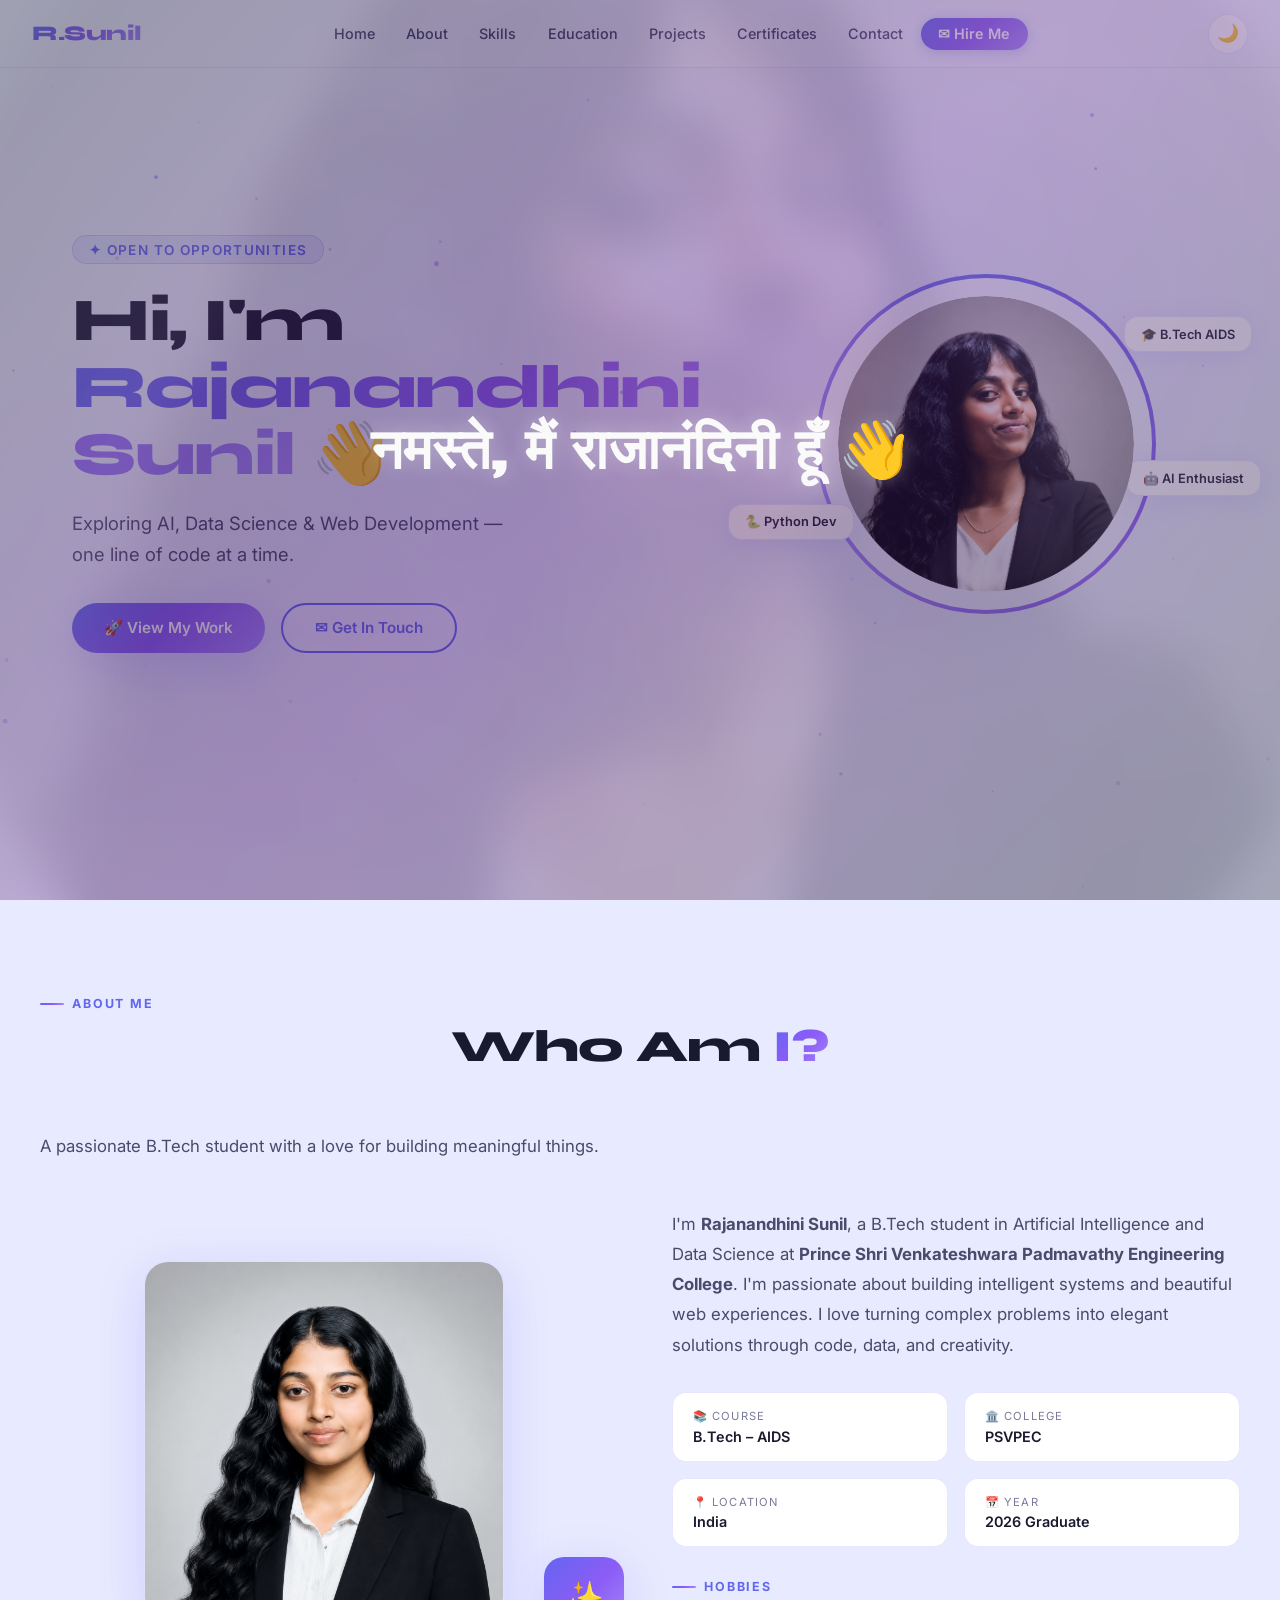
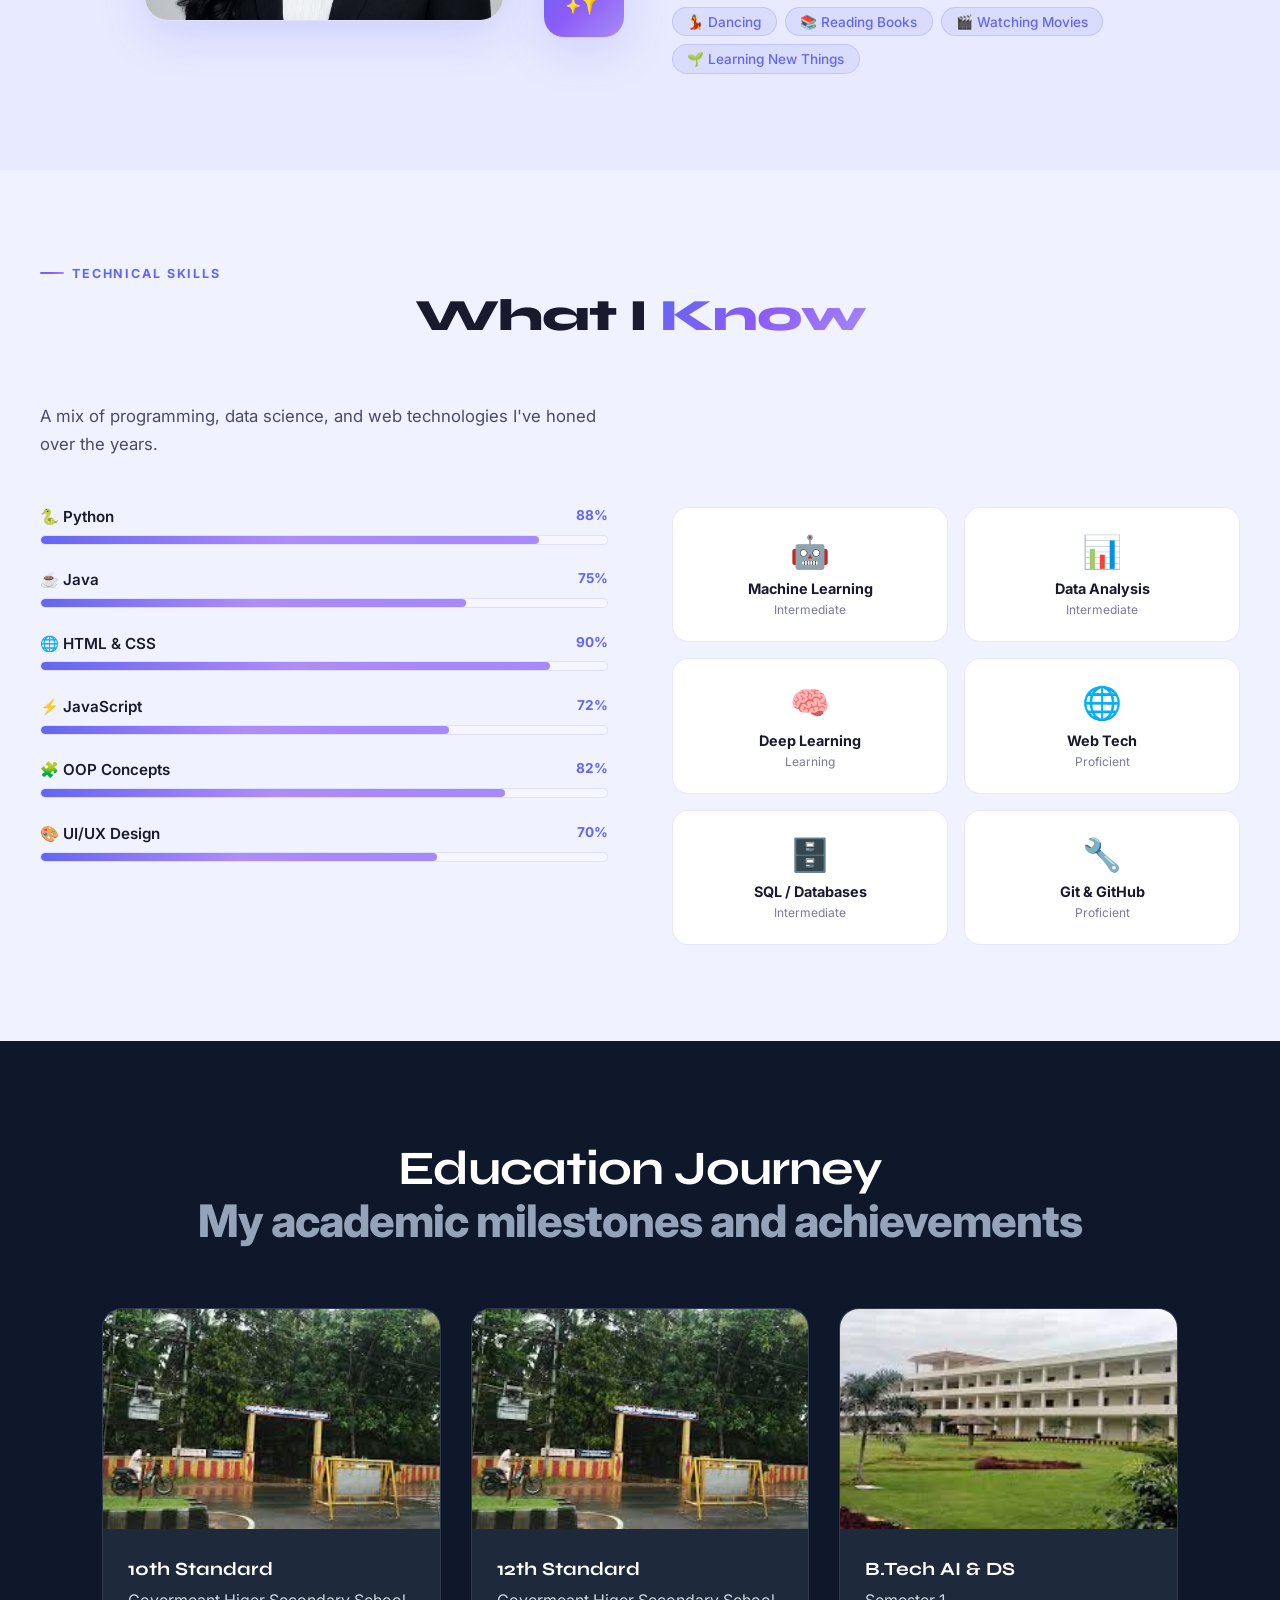
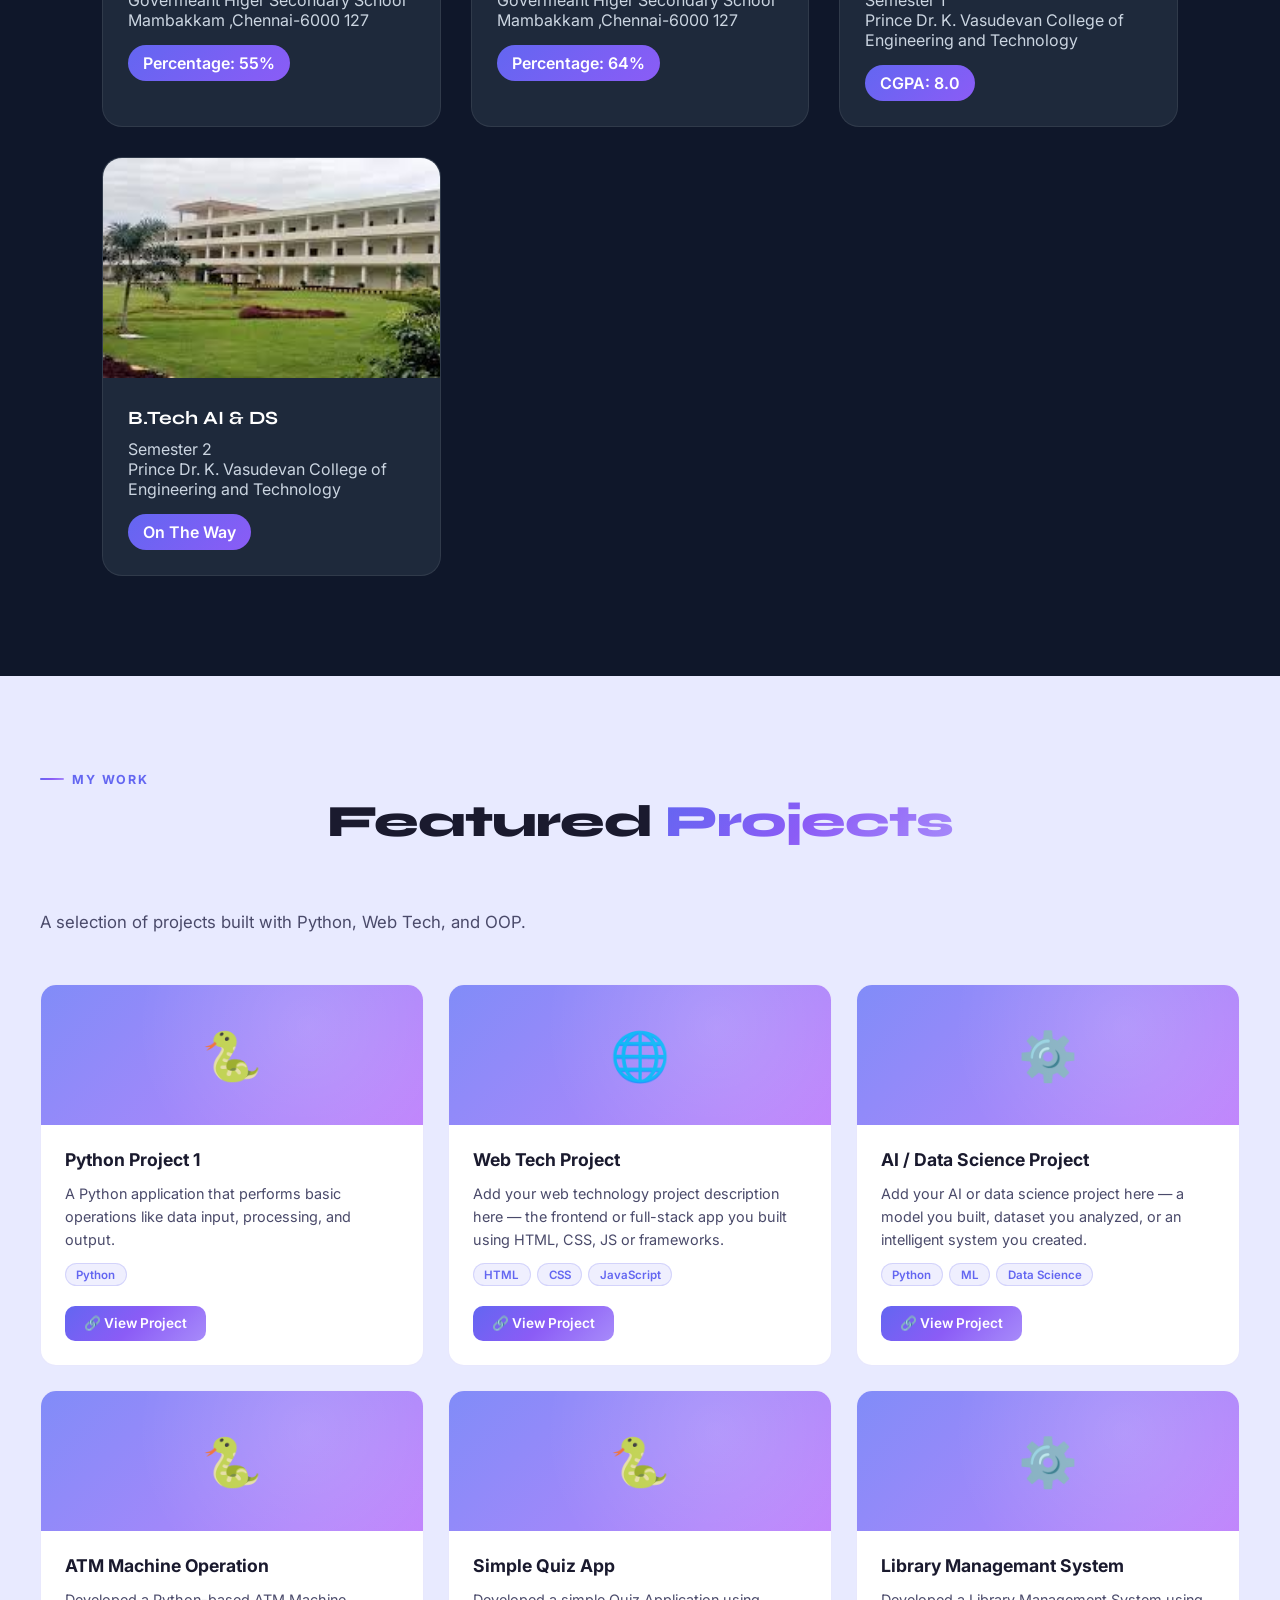
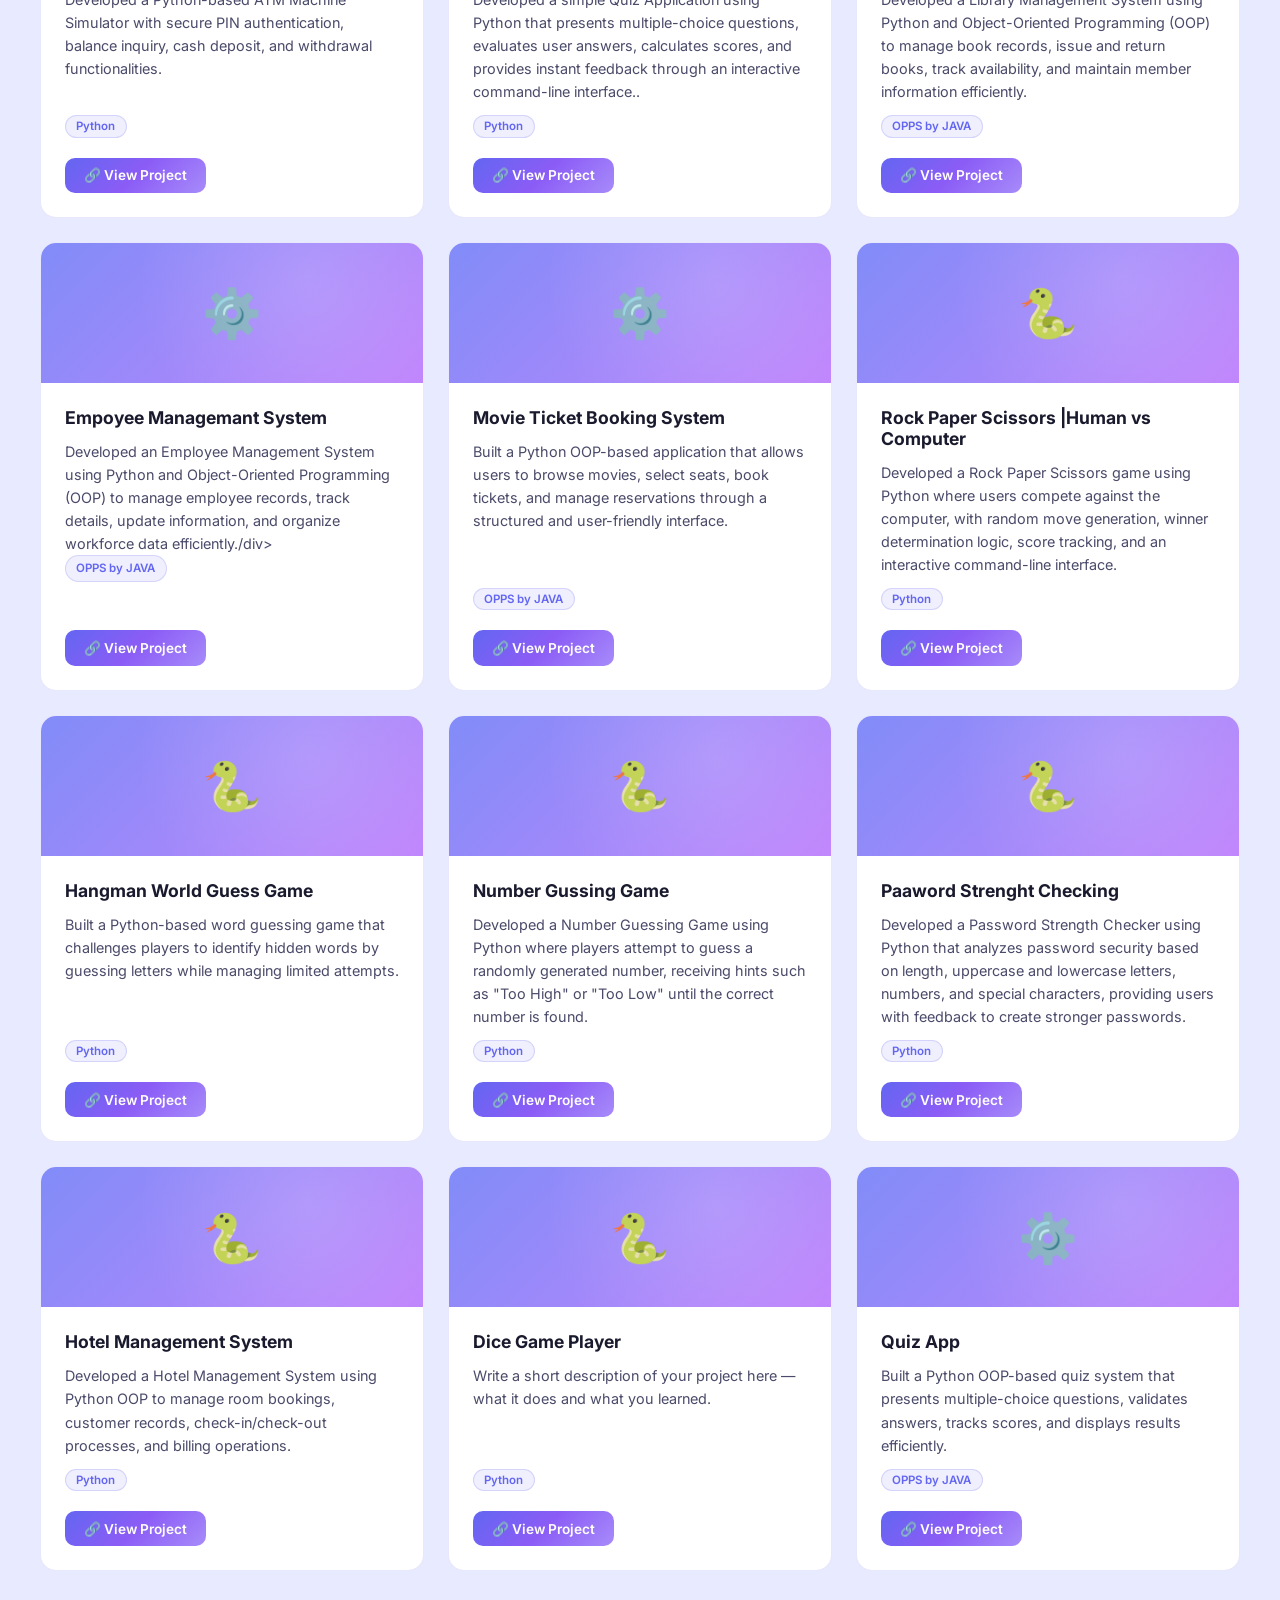
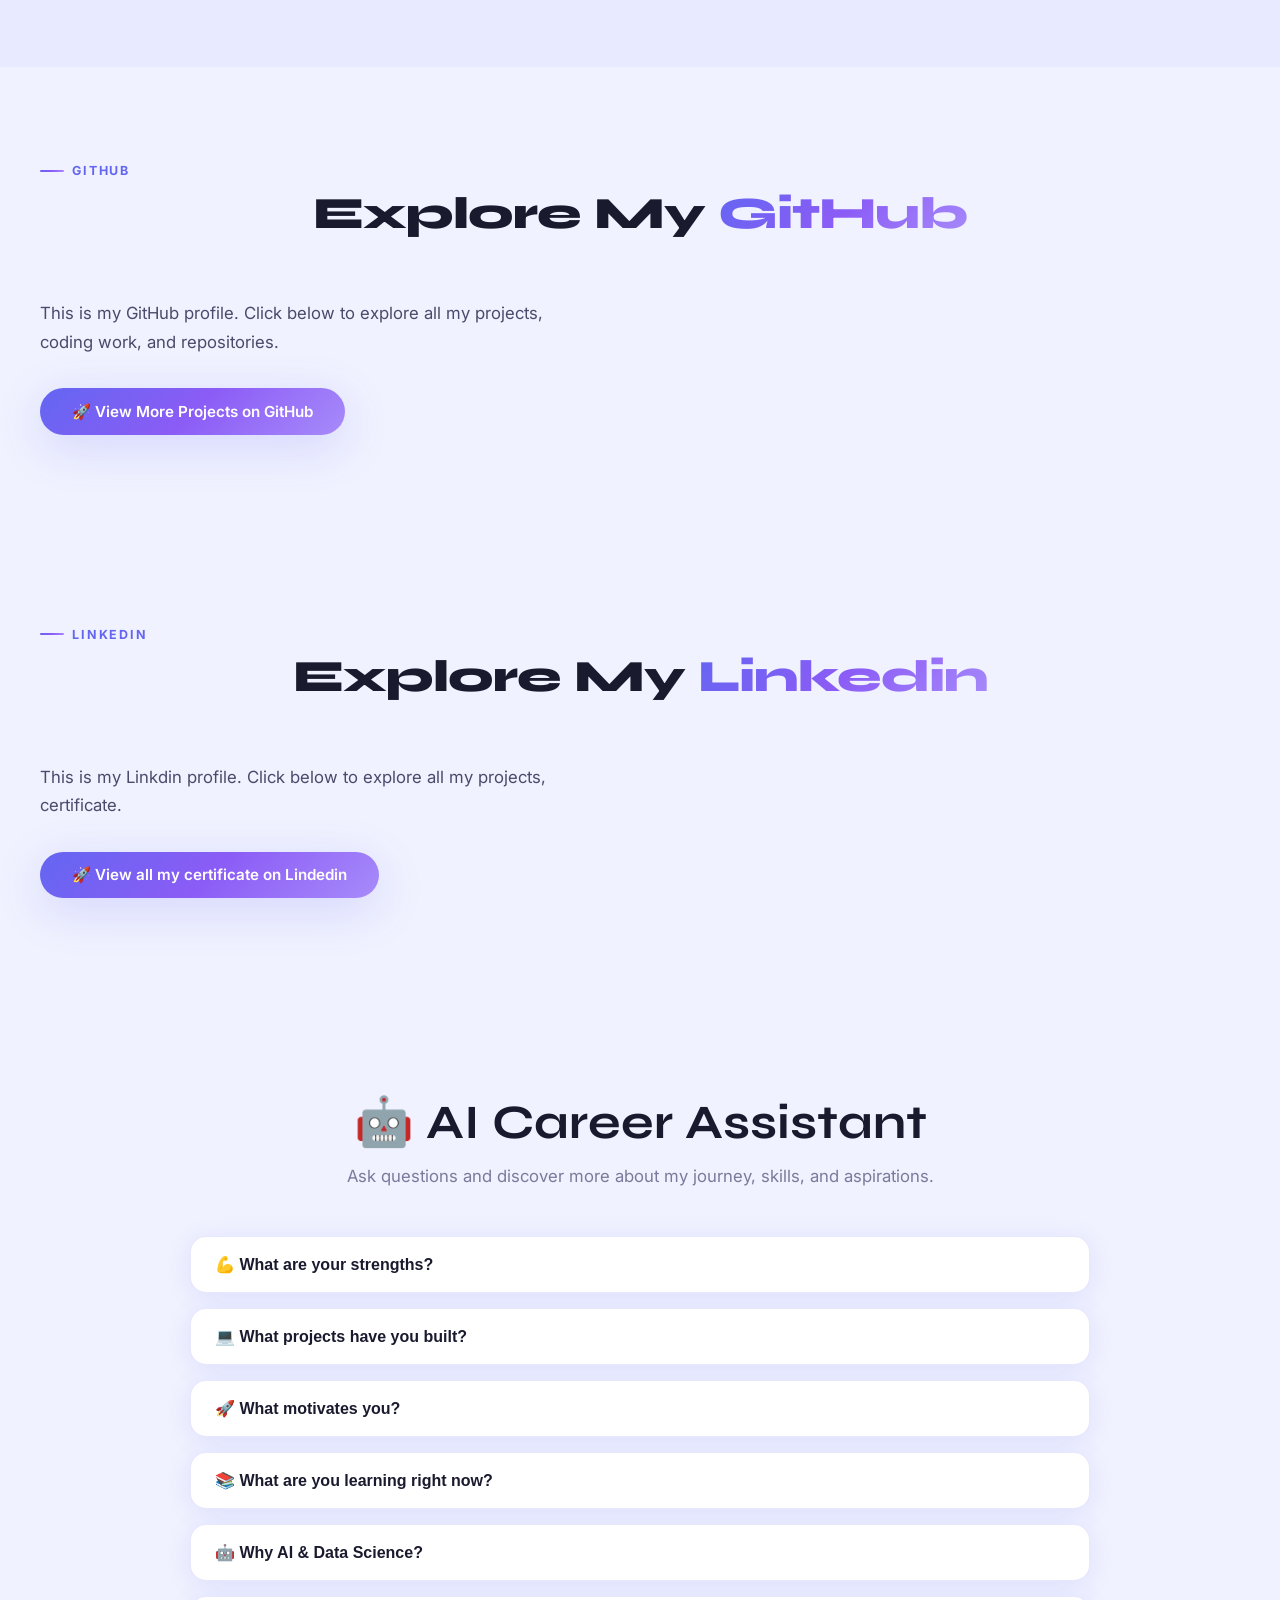
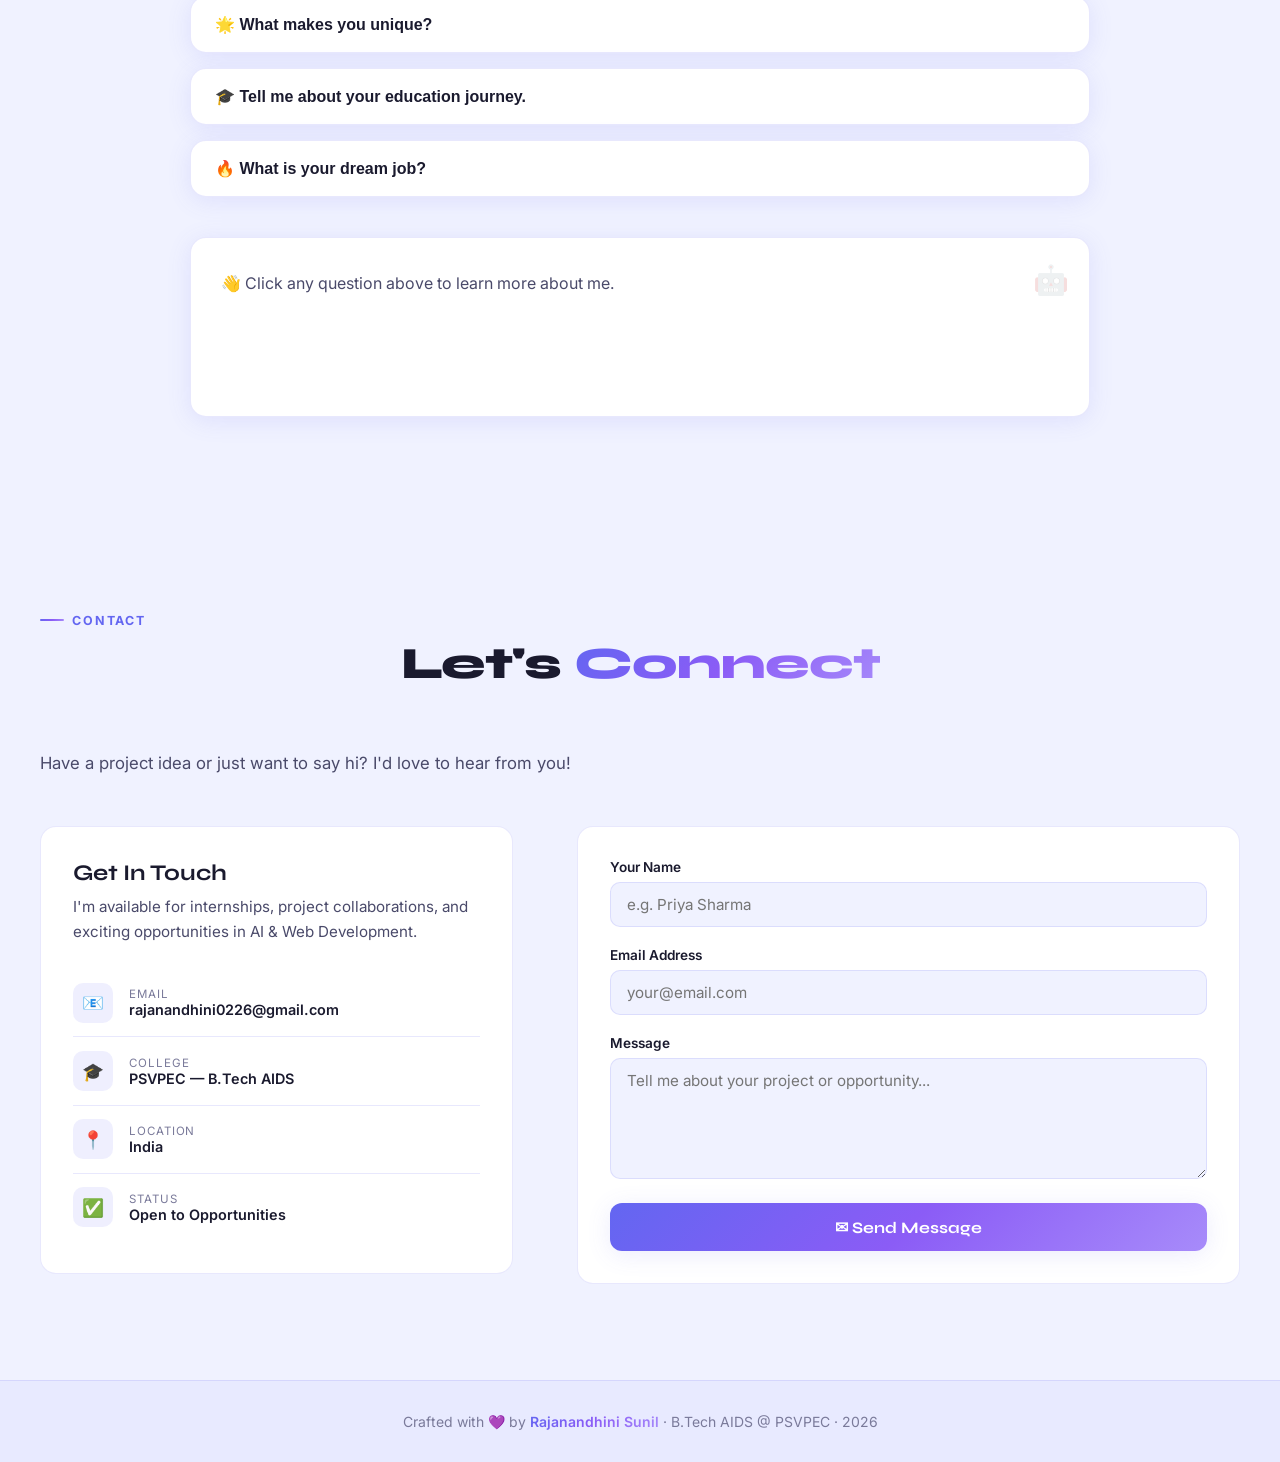
<file: Final.html>
<!DOCTYPE html>
<html lang="en">
<head>
  <meta charset="UTF-8" />
  <meta name="viewport" content="width=device-width, initial-scale=1.0"/>
  <title>Rajanandhini Sunil | Portfolio</title>
  <link href="https://fonts.googleapis.com/css2?family=Syne:wght@400;600;700;800&family=Inter:wght@300;400;500;600&display=swap" rel="stylesheet"/>
  <style>
    /* ─── CSS Variables ─── */
    :root {
      --bg: #f0f2ff;
      --bg2: #e8eaff;
      --surface: #ffffff;
      --surface2: #f5f6ff;
      --border: rgba(99,102,241,0.15);
      --text: #1a1a2e;
      --text2: #4a4a6a;
      --text3: #7a7a9a;
      --primary: #6366f1;
      --primary2: #8b5cf6;
      --accent: #a78bfa;
      --grad: linear-gradient(135deg, #6366f1, #8b5cf6, #a78bfa);
      --grad2: linear-gradient(135deg, #818cf8, #c084fc);
      --shadow: 0 4px 24px rgba(99,102,241,0.12);
      --shadow-lg: 0 12px 48px rgba(99,102,241,0.2);
      --radius: 16px;
      --nav-bg: rgba(240,242,255,0.85);
    }
    .dark {
      --bg: #0d0d1a;
      --bg2: #13132a;
      --surface: #1a1a2e;
      --surface2: #1f1f38;
      --border: rgba(139,92,246,0.2);
      --text: #e8e8ff;
      --text2: #a8a8cc;
      --text3: #6868aa;
      --primary: #818cf8;
      --primary2: #a78bfa;
      --accent: #c084fc;
      --grad: linear-gradient(135deg, #818cf8, #a78bfa, #c084fc);
      --grad2: linear-gradient(135deg, #6366f1, #8b5cf6);
      --shadow: 0 4px 24px rgba(139,92,246,0.2);
      --shadow-lg: 0 12px 48px rgba(139,92,246,0.35);
      --nav-bg: rgba(13,13,26,0.85);
    }

    /* ─── Reset & Base ─── */
    *, *::before, *::after { box-sizing: border-box; margin: 0; padding: 0; }
    html { scroll-behavior: smooth; }
    body {
      font-family: 'Inter', sans-serif;
      background: var(--bg);
      color: var(--text);
      transition: background 0.4s, color 0.4s;
      overflow-x: hidden;
    }
    h1,h2,h3,h4 { font-family: 'Syne', sans-serif; }

    /* ─── Scrollbar ─── */
    ::-webkit-scrollbar { width: 6px; }
    ::-webkit-scrollbar-track { background: var(--bg); }
    ::-webkit-scrollbar-thumb { background: var(--grad); border-radius: 3px; }

    /* ─── NAV ─── */
    nav {
      position: fixed; top: 0; width: 100%; z-index: 1000;
      background: var(--nav-bg);
      backdrop-filter: blur(16px);
      -webkit-backdrop-filter: blur(16px);
      border-bottom: 1px solid var(--border);
      padding: 0 2rem;
      display: flex; align-items: center; justify-content: space-between;
      height: 68px;
      transition: background 0.4s, border-color 0.4s;
    }
    .nav-logo {
      font-family: 'Syne', sans-serif;
      font-weight: 800; font-size: 1.3rem;
      background: var(--grad); -webkit-background-clip: text; -webkit-text-fill-color: transparent;
      letter-spacing: -0.5px;
    }
    .nav-links { display: flex; align-items: center; gap: 0.25rem; list-style: none; }
    .nav-links a {
      text-decoration: none; color: var(--text2); font-size: 0.9rem; font-weight: 500;
      padding: 0.45rem 0.85rem; border-radius: 8px;
      transition: color 0.2s, background 0.2s;
    }
    .nav-links a:hover { color: var(--primary); background: var(--surface); }
    .hire-btn {
      background: var(--grad) !important;
      color: #fff !important;
      -webkit-text-fill-color: #fff !important;
      padding: 0.45rem 1.1rem !important;
      border-radius: 22px !important;
      font-weight: 600 !important;
      box-shadow: 0 2px 12px rgba(99,102,241,0.3);
      transition: transform 0.2s, box-shadow 0.2s !important;
    }
    .hire-btn:hover { transform: translateY(-2px); box-shadow: 0 6px 20px rgba(99,102,241,0.4) !important; background: var(--grad) !important; }
    .nav-right { display: flex; align-items: center; gap: 0.5rem; }
    .theme-toggle {
      background: var(--surface); border: 1px solid var(--border);
      color: var(--text); cursor: pointer;
      width: 40px; height: 40px; border-radius: 50%;
      display: flex; align-items: center; justify-content: center;
      font-size: 1.1rem; transition: all 0.3s;
    }
    .theme-toggle:hover { transform: rotate(20deg); border-color: var(--primary); }
    .hamburger { display: none; background: none; border: none; cursor: pointer; color: var(--text); font-size: 1.4rem; }

    /* ─── HERO ─── */
    #home {
      min-height: 100vh; padding-top: 68px;
      display: flex; align-items: center;
      position: relative; overflow: hidden;
    }
    .hero-bg {
      position: absolute; inset: 0; z-index: 0;
      background: radial-gradient(ellipse 70% 60% at 60% 40%, rgba(99,102,241,0.13) 0%, transparent 70%),
                  radial-gradient(ellipse 50% 50% at 20% 70%, rgba(139,92,246,0.1) 0%, transparent 70%);
    }
    .hero-particles { position: absolute; inset: 0; z-index: 0; pointer-events: none; }
    .hero-inner {
      position: relative; z-index: 1;
      max-width: 1200px; margin: 0 auto;
      padding: 5rem 2rem 4rem;
      display: grid; grid-template-columns: 1fr 1fr;
      align-items: center; gap: 4rem;
    }
    .hero-text .eyebrow {
      display: inline-flex; align-items: center; gap: 0.5rem;
      font-size: 0.85rem; font-weight: 600; letter-spacing: 0.1em; text-transform: uppercase;
      color: var(--primary); background: rgba(99,102,241,0.1);
      padding: 0.35rem 1rem; border-radius: 20px; margin-bottom: 1.5rem;
      border: 1px solid rgba(99,102,241,0.2);
    }
    .hero-text h1 {
      font-size: clamp(2.4rem, 5vw, 3.8rem);
      font-weight: 800; line-height: 1.1;
      letter-spacing: -1.5px; margin-bottom: 1.2rem;
    }
    .hero-text h1 span {
      background: var(--grad); -webkit-background-clip: text; -webkit-text-fill-color: transparent;
    }
    .hero-tagline {
      font-size: 1.15rem; color: var(--text2); line-height: 1.7;
      margin-bottom: 2rem; max-width: 440px;
    }
    .hero-btns { display: flex; gap: 1rem; flex-wrap: wrap; }
    .btn-primary {
      display: inline-flex; align-items: center; gap: 0.5rem;
      padding: 0.85rem 2rem; border-radius: 50px;
      background: var(--grad); color: #fff; font-weight: 600; font-size: 0.95rem;
      text-decoration: none; border: none; cursor: pointer;
      box-shadow: var(--shadow-lg);
      transition: transform 0.25s, box-shadow 0.25s;
    }
    .btn-primary:hover { transform: translateY(-3px); box-shadow: 0 16px 40px rgba(99,102,241,0.35); }
    .btn-secondary {
      display: inline-flex; align-items: center; gap: 0.5rem;
      padding: 0.85rem 2rem; border-radius: 50px;
      background: transparent; color: var(--primary); font-weight: 600; font-size: 0.95rem;
      text-decoration: none; border: 2px solid var(--primary);
      transition: background 0.25s, color 0.25s, transform 0.25s;
    }
    .btn-secondary:hover { background: var(--primary); color: #fff; transform: translateY(-3px); }
    .hero-visual { display: flex; justify-content: center; align-items: center; position: relative; }
    .hero-avatar-wrap {
      position: relative; width: 320px; height: 320px;
    }
    .hero-avatar-ring {
      position: absolute; inset: -10px;
      border-radius: 50%;
      background: conic-gradient(from 0deg, #6366f1, #8b5cf6, #a78bfa, #6366f1);
      animation: spin 6s linear infinite;
    }
    .hero-avatar-ring::after {
      content: ''; position: absolute; inset: 4px;
      border-radius: 50%; background: var(--bg);
    }
    @keyframes spin { to { transform: rotate(360deg); } }
    .hero-avatar {
      position: absolute; inset: 12px;
      border-radius: 50%; overflow: hidden;
      background: var(--surface2);
      display: flex; align-items: center; justify-content: center;
      z-index: 1;
    }
    .hero-avatar img {
  width: 100%;
  height: 100%;
  object-fit: cover;
  display: block;
}
    .avatar-placeholder {
      display: flex; flex-direction: column; align-items: center; gap: 0.5rem;
      color: var(--text3); font-size: 0.8rem; text-align: center; padding: 1rem;
    }
    .avatar-placeholder .avatar-icon { font-size: 4rem; }
    .avatar-upload-label {
      display: inline-block; cursor: pointer;
      background: var(--grad); color: #fff;
      padding: 0.35rem 0.9rem; border-radius: 20px; font-size: 0.75rem; font-weight: 600;
      margin-top: 0.25rem;
    }
    #hero-upload { display: none; }
    .float-badge {
      position: absolute; background: var(--surface);
      border: 1px solid var(--border); border-radius: 14px;
      padding: 0.6rem 1rem; box-shadow: var(--shadow);
      font-size: 0.8rem; font-weight: 600; color: var(--text);
      display: flex; align-items: center; gap: 0.5rem;
      animation: float 3s ease-in-out infinite;
    }
    .badge-1 { top: 10%; right: -10%; animation-delay: 0s; }
    .badge-2 { bottom: 20%; left: -8%; animation-delay: 1.2s; }
    .badge-3 { top: 55%; right: -12%; animation-delay: 0.6s; }
    @keyframes float {
      0%,100% { transform: translateY(0); }
      50% { transform: translateY(-10px); }
    }






    /* ==========================
   AI CAREER ASSISTANT
========================== */

/* ==========================
   AI CAREER ASSISTANT
========================== */

#ai-chat{
    padding:100px 8%;
    background:var(--bg);
}

#ai-chat h2{
    text-align:center;
    font-size:3rem;
    color:var(--text);
    margin-bottom:15px;
}

#ai-chat .subtitle{
    text-align:center;
    color:var(--text3);
    font-size:1.05rem;
    margin-bottom:50px;
}

.qa-box{
    max-width:900px;
    margin:auto;
}

.qa-box button{
    width:100%;
    text-align:left;

    padding:18px 24px;
    margin-bottom:15px;

    border-radius:var(--radius);
    border:1px solid var(--border);

    background:var(--surface);
    color:var(--text);

    font-size:1rem;
    font-weight:600;

    cursor:pointer;

    transition:all .3s ease;

    box-shadow:var(--shadow);
}

.qa-box button:hover{
    transform:translateY(-4px);

    background:var(--grad);
    color:white;

    border-color:transparent;

    box-shadow:var(--shadow-lg);
}

#answerBox{
    margin-top:25px;

    background:var(--surface);
    color:var(--text2);

    padding:30px;

    border-radius:var(--radius);

    min-height:180px;

    line-height:1.9;

    border:1px solid var(--border);

    box-shadow:var(--shadow);

    position:relative;
    overflow:hidden;
}

#answerBox::before{
    content:"🤖";
    position:absolute;
    top:15px;
    right:20px;
    font-size:1.8rem;
    opacity:0.15;
}

.show{
    animation:fadeUp .5s ease;
}

@keyframes fadeUp{
    from{
        opacity:0;
        transform:translateY(20px);
    }
    to{
        opacity:1;
        transform:translateY(0);
    }
}

/* Mobile */

@media(max-width:768px){

    #ai-chat{
        padding:80px 5%;
    }

    #ai-chat h2{
        font-size:2rem;
    }

    .qa-box button{
        padding:16px;
        font-size:.95rem;
    }

    #answerBox{
        padding:20px;
        min-height:220px;
    }
}

.show{
    animation:fadeUp .5s ease;
}

@keyframes fadeUp{
    from{
        opacity:0;
        transform:translateY(20px);
    }
    to{
        opacity:1;
        transform:translateY(0);
    }
}

@media(max-width:768px){

    #ai-chat{
        padding:70px 5%;
    }

    #ai-chat h2{
        font-size:2rem;
    }

    .qa-box button{
        font-size:.95rem;
        padding:16px;
    }

    #answerBox{
        min-height:220px;
        padding:20px;
    }
}

    /* ─── SECTIONS ─── */
    section { padding: 6rem 2rem; }
    .container { max-width: 1200px; margin: 0 auto; }
    .section-label {
      font-size: 0.78rem; font-weight: 700; letter-spacing: 0.15em; text-transform: uppercase;
      color: var(--primary); margin-bottom: 0.6rem;
      display: flex; align-items: center; gap: 0.5rem;
    }
    .section-label::before { content: ''; width: 24px; height: 2px; background: var(--grad); border-radius: 2px; }
    .section-title {
      font-size: clamp(1.9rem, 4vw, 2.8rem); font-weight: 800;
      letter-spacing: -1px; line-height: 1.15;
      margin-bottom: 1rem;
    }
    .section-title span { background: var(--grad); -webkit-background-clip: text; -webkit-text-fill-color: transparent; }
    .section-sub { color: var(--text2); font-size: 1.05rem; line-height: 1.7; max-width: 560px; }

    /* ─── ABOUT ─── */
    #about { background: var(--bg2); }
    .about-grid {
      display: grid; grid-template-columns: 1fr 1fr;
      gap: 4rem; align-items: center; margin-top: 3rem;
    }
    .about-photo-wrap { position: relative; }
    .about-photo-frame {
      width: 100%; max-width: 360px; aspect-ratio: 1;
      border-radius: 24px; overflow: hidden;
      background: var(--surface2);
      border: 1px solid var(--border);
      box-shadow: var(--shadow-lg);
      display: flex; align-items: center; justify-content: center;
      position: relative;
      margin: 0 auto;
    }
    g { width: 100%; height: 100%; object-fit: cover; display: none; }
    .about-placeholder {.about-photo-frame img {
  width: 100%;
  height: 100%;
  object-fit: cover;
  display: block;
}






/* ==========================
   CERTIFICATES SECTION
========================== */

#certificates{
    padding:120px 0;
}

.linkedin-cert-card{
    max-width:800px;
    margin:50px auto 0;

    background:#111827;

    border:1px solid rgba(255,255,255,.1);

    border-radius:24px;

    padding:50px;

    text-align:center;

    box-shadow:0 10px 40px rgba(0,0,0,.3);
}

.linkedin-icon{
    font-size:4rem;
    margin-bottom:20px;
}

.linkedin-cert-card h3{
    font-size:2rem;
    margin-bottom:15px;
}

.linkedin-cert-card p{
    color:#bdbdbd;
    margin-bottom:30px;
    line-height:1.8;
}

.linkedin-btn{
    display:inline-block;

    padding:15px 35px;

    border-radius:50px;

    text-decoration:none;

    color:white;

    font-weight:600;

    background:linear-gradient(
        135deg,
        #6366f1,
        #a855f7
    );

    transition:.3s;
}

.linkedin-btn:hover{
    transform:translateY(-4px);
}
/* Mobile */

@media(max-width:768px){

    #certificates{
        padding:80px 15px;
    }

    .linkedin-cert-card{
        padding:40px 25px;
    }

    .linkedin-icon{
        width:90px;
        height:90px;
        font-size:2.5rem;
    }

    .linkedin-cert-card h3{
        font-size:1.6rem;
    }

    .linkedin-cert-card p{
        font-size:.95rem;
    }

    .linkedin-btn{
        padding:14px 28px;
        font-size:.95rem;
    }
}
      display: flex; flex-direction: column; align-items: center; gap: 0.75rem;
      color: var(--text3); text-align: center; padding: 2rem;
    }
    .about-placeholder .big-icon { font-size: 5rem; }
    .about-upload-label {
      cursor: pointer; background: var(--grad); color: #fff;
      padding: 0.5rem 1.2rem; border-radius: 20px; font-size: 0.82rem; font-weight: 600;
    }
    #about-upload { display: none; }
    .about-deco {
      position: absolute; bottom: -16px; right: -16px;
      width: 80px; height: 80px; border-radius: 20px;
      background: var(--grad); display: flex; align-items: center; justify-content: center;
      font-size: 2rem; box-shadow: var(--shadow-lg);
    }
    .about-info {}
    .about-bio { color: var(--text2); line-height: 1.8; margin-bottom: 2rem; font-size: 1.05rem; }
    .about-details { display: grid; grid-template-columns: 1fr 1fr; gap: 1rem; margin-bottom: 2rem; }
    .detail-card {
      background: var(--surface); border: 1px solid var(--border);
      border-radius: 14px; padding: 1rem 1.25rem;
      transition: transform 0.2s, box-shadow 0.2s;
    }
    .detail-card:hover { transform: translateY(-3px); box-shadow: var(--shadow); }
    .detail-card .detail-label { font-size: 0.7rem; text-transform: uppercase; letter-spacing: 0.1em; color: var(--text3); margin-bottom: 0.3rem; }
    .detail-card .detail-value { font-size: 0.9rem; font-weight: 600; color: var(--text); }
    .hobbies-list { display: flex; flex-wrap: wrap; gap: 0.5rem; }
    .hobby-chip {
      background: rgba(99,102,241,0.1); color: var(--primary);
      border: 1px solid rgba(99,102,241,0.2);
      padding: 0.35rem 0.9rem; border-radius: 20px; font-size: 0.85rem; font-weight: 500;
      display: flex; align-items: center; gap: 0.4rem;
      transition: background 0.2s, transform 0.2s;
    }
    .hobby-chip:hover { background: rgba(99,102,241,0.2); transform: translateY(-2px); }



.intro-content{
    text-align:center;
}

#intro-text{
    font-size:3rem;
    font-family:'Syne',sans-serif;
    font-weight:800;
    color:white;
    animation:fadeText 1s ease;
}


#intro-screen{
    position:fixed;
    inset:0;

    display:flex;
    justify-content:center;
    align-items:center;

    overflow:hidden;

    z-index:99999;

    transition:opacity 1s ease;
}

.intro-bg{
    position:absolute;
    inset:0;

    background:url("my_name.jpeg")
    center center/cover no-repeat;

    filter:blur(18px);

    transform:scale(1.15);

    opacity:.45;
}

.intro-bg::after{
    content:"";
    position:absolute;
    inset:0;

    background:
    linear-gradient(
        135deg,
        rgba(15,23,42,.85),
        rgba(88,28,135,.75),
        rgba(30,41,59,.85)
    );
}
#intro-text{
    position:relative;
    z-index:2;

    color:rgb(251, 250, 250);

    font-size:3.5rem;

    font-weight:800;

    text-align:center;

    text-shadow:
    0 0 20px rgba(255,255,255,.3);

    padding:20px;
}

@keyframes fadeText{
    from{
        opacity:0;
        transform:translateY(30px);
    }
    to{
        opacity:1;
        transform:translateY(0);
    }
}



/* Certificate Full Screen */

.cert-modal{
    display:none;
    position:fixed;
    top:0;
    left:0;
    width:100%;
    height:100%;
    background:rgba(0,0,0,.92);
    z-index:99999;

    justify-content:center;
    align-items:center;

    padding:20px;
}

.cert-modal img{
    max-width:90%;
    max-height:90%;
    border-radius:15px;
    box-shadow:0 0 30px rgba(255,255,255,.15);
    animation:zoomIn .4s ease;
}

.close-cert{
    position:absolute;
    top:20px;
    right:35px;

    color:white;
    font-size:45px;
    cursor:pointer;

    font-weight:bold;
}

.close-cert:hover{
    color:#8b5cf6;
}

@keyframes zoomIn{
    from{
        transform:scale(.7);
        opacity:0;
    }
    to{
        transform:scale(1);
        opacity:1;
    }
}


    
    /* ─── SKILLS ─── */
    #skills {}
    .skills-layout { display: grid; grid-template-columns: 1fr 1fr; gap: 4rem; margin-top: 3rem; align-items: start; }
    .skill-bars { display: flex; flex-direction: column; gap: 1.6rem; }
    .skill-bar-item {}
    .skill-bar-header { display: flex; justify-content: space-between; margin-bottom: 0.55rem; }
    .skill-name { font-weight: 600; font-size: 0.95rem; color: var(--text); display: flex; align-items: center; gap: 0.5rem; }
    .skill-pct { font-size: 0.85rem; font-weight: 700; color: var(--primary); }
    .bar-track {
      height: 10px; background: var(--surface2); border-radius: 10px;
      border: 1px solid var(--border); overflow: hidden;
    }
    .bar-fill {
      height: 100%; border-radius: 10px;
      background: var(--grad);
      width: 0; transition: width 1.4s cubic-bezier(0.4,0,0.2,1);
      position: relative; overflow: hidden;
    }
    .bar-fill::after {
      content: ''; position: absolute; inset: 0;
      background: linear-gradient(90deg, transparent 0%, rgba(255,255,255,0.3) 50%, transparent 100%);
      animation: shimmer 2s infinite;
    }
    @keyframes shimmer {
      0% { transform: translateX(-100%); }
      100% { transform: translateX(200%); }
    }
    .skill-cards { display: grid; grid-template-columns: repeat(2, 1fr); gap: 1rem; }
    .skill-card {
      background: var(--surface); border: 1px solid var(--border);
      border-radius: var(--radius); padding: 1.5rem;
      text-align: center; transition: transform 0.25s, box-shadow 0.25s, border-color 0.25s;
      cursor: default;
    }
    .skill-card:hover { transform: translateY(-6px); box-shadow: var(--shadow-lg); border-color: var(--primary); }
    .skill-card .sk-icon { font-size: 2rem; margin-bottom: 0.6rem; }
    .skill-card .sk-name { font-weight: 700; font-size: 0.9rem; margin-bottom: 0.3rem; }
    .skill-card .sk-level { font-size: 0.75rem; color: var(--text3); }

    /* ─── PROJECTS ─── */
    #projects { background: var(--bg2); }
    .projects-grid {
      display: grid;
      grid-template-columns: repeat(auto-fit, minmax(300px, 1fr));
      gap: 1.5rem; margin-top: 3rem;
    }
    .project-card {
      background: var(--surface); border: 1px solid var(--border);
      border-radius: var(--radius); overflow: hidden;
      transition: transform 0.3s, box-shadow 0.3s, border-color 0.3s;
      display: flex; flex-direction: column;
    }
    .project-card:hover { transform: translateY(-8px); box-shadow: var(--shadow-lg); border-color: var(--primary); }
    .card-top {
      height: 140px;
      background: var(--grad2);
      display: flex; align-items: center; justify-content: center;
      font-size: 3rem; position: relative; overflow: hidden;
    }
    .card-top::after {
      content: ''; position: absolute; inset: 0;
      background: radial-gradient(circle at 70% 30%, rgba(255,255,255,0.15), transparent 60%);
    }
    .card-body { padding: 1.5rem; flex: 1; display: flex; flex-direction: column; gap: 0.75rem; }
    .card-title { font-size: 1.1rem; font-weight: 700; color: var(--text); }
    .card-desc { font-size: 0.9rem; color: var(--text2); line-height: 1.6; flex: 1; }
    .card-tags { display: flex; flex-wrap: wrap; gap: 0.4rem; }
    .tag {
      font-size: 0.72rem; font-weight: 600; padding: 0.2rem 0.65rem;
      border-radius: 20px; background: rgba(99,102,241,0.1);
      color: var(--primary); border: 1px solid rgba(99,102,241,0.2);
    }
    .card-btn {
      display: inline-flex; align-items: center; gap: 0.4rem;
      padding: 0.6rem 1.2rem; border-radius: 10px;
      background: var(--grad); color: #fff; font-weight: 600; font-size: 0.85rem;
      text-decoration: none; border: none; cursor: pointer;
      align-self: flex-start; transition: transform 0.2s, opacity 0.2s;
      margin-top: 0.5rem;
    }
    .card-btn:hover { transform: translateY(-2px); opacity: 0.9; }

    /* ─── CONTACT ─── */
    #contact {}
    .contact-grid { display: grid; grid-template-columns: 1fr 1.4fr; gap: 4rem; margin-top: 3rem; align-items: start; }
    .contact-info-card {
      background: var(--surface); border: 1px solid var(--border);
      border-radius: var(--radius); padding: 2rem;
    }
    .contact-info-card h3 { font-size: 1.4rem; margin-bottom: 0.5rem; }
    .contact-info-card p { color: var(--text2); font-size: 0.95rem; line-height: 1.7; margin-bottom: 1.5rem; }
    .info-row {
      display: flex; align-items: center; gap: 1rem;
      padding: 0.85rem 0; border-bottom: 1px solid var(--border);
    }
    .info-row:last-child { border-bottom: none; }
    .info-icon {
      width: 40px; height: 40px; border-radius: 10px;
      background: rgba(99,102,241,0.1); display: flex; align-items: center;
      justify-content: center; font-size: 1.1rem; flex-shrink: 0;
    }
    .info-text .info-label { font-size: 0.72rem; color: var(--text3); text-transform: uppercase; letter-spacing: 0.08em; }
    .info-text .info-val { font-size: 0.9rem; font-weight: 600; color: var(--text); }
    .contact-form { background: var(--surface); border: 1px solid var(--border); border-radius: var(--radius); padding: 2rem; }
    .form-row { margin-bottom: 1.25rem; }
    .form-row label { display: block; font-size: 0.85rem; font-weight: 600; color: var(--text); margin-bottom: 0.45rem; }
    .form-row input, .form-row textarea {
      width: 100%; padding: 0.75rem 1rem;
      border: 1.5px solid var(--border); border-radius: 10px;
      background: var(--bg); color: var(--text);
      font-size: 0.95rem; font-family: 'Inter', sans-serif;
      transition: border-color 0.25s, box-shadow 0.25s;
      outline: none; resize: vertical;
    }
    .form-row input:focus, .form-row textarea:focus {
      border-color: var(--primary);
      box-shadow: 0 0 0 3px rgba(99,102,241,0.15);
    }
    .form-row .err { color: #ef4444; font-size: 0.78rem; margin-top: 0.3rem; display: none; }
    .form-row .err.show { display: block; }
    .form-submit {
      width: 100%; padding: 0.9rem;
      border: none; border-radius: 12px; cursor: pointer;
      background: var(--grad); color: #fff; font-weight: 700; font-size: 1rem;
      font-family: 'Syne', sans-serif;
      box-shadow: var(--shadow); transition: transform 0.2s, box-shadow 0.2s;
    }
    .form-submit:hover { transform: translateY(-3px); box-shadow: var(--shadow-lg); }
    .success-msg {
      display: none; text-align: center; padding: 1rem;
      color: #22c55e; font-weight: 600; font-size: 1rem;
      background: rgba(34,197,94,0.1); border: 1px solid rgba(34,197,94,0.2);
      border-radius: 10px; margin-top: 1rem;
    }
    .success-msg.show { display: block; animation: fadeIn 0.5s ease; }


    /* ─── FOOTER ─── */
    footer {
      background: var(--bg2); border-top: 1px solid var(--border);
      text-align: center; padding: 2rem;
      color: var(--text3); font-size: 0.875rem;
    }
    footer span { background: var(--grad); -webkit-background-clip: text; -webkit-text-fill-color: transparent; font-weight: 600; }

    /* ─── ANIMATIONS ─── */
    @keyframes fadeIn { from { opacity: 0; transform: translateY(10px); } to { opacity: 1; transform: translateY(0); } }
    @keyframes fadeInUp { from { opacity: 0; transform: translateY(30px); } to { opacity: 1; transform: translateY(0); } }
    .reveal {
      opacity: 0; transform: translateY(32px);
      transition: opacity 0.7s ease, transform 0.7s ease;
    }
    .reveal.visible { opacity: 1; transform: translateY(0); }
    .reveal-delay-1 { transition-delay: 0.1s; }
    .reveal-delay-2 { transition-delay: 0.2s; }
    .reveal-delay-3 { transition-delay: 0.3s; }
    .hero-text > * { animation: fadeInUp 0.7s ease both; }
    .hero-text .eyebrow { animation-delay: 0.1s; }
    .hero-text h1 { animation-delay: 0.25s; }
    .hero-text .hero-tagline { animation-delay: 0.4s; }
    .hero-text .hero-btns { animation-delay: 0.55s; }
    .hero-visual { animation: fadeInUp 0.9s 0.3s ease both; }

    /* ─── MOBILE NAV ─── */
    @media (max-width: 768px) {
      .hamburger { display: flex; }
      .nav-links {
        display: none; flex-direction: column; gap: 0;
        position: absolute; top: 68px; left: 0; width: 100%;
        background: var(--surface); border-bottom: 1px solid var(--border);
        padding: 1rem 0; z-index: 999;
      }
      .nav-links.open { display: flex; }
      .nav-links a { padding: 0.7rem 1.5rem; border-radius: 0; }
      .hero-inner { grid-template-columns: 1fr; gap: 2.5rem; padding: 4rem 1.5rem 3rem; text-align: center; }
      .hero-btns { justify-content: center; }
      .hero-avatar-wrap { width: 220px; height: 220px; margin: 0 auto; }
      .float-badge { display: none; }
      .about-grid { grid-template-columns: 1fr; gap: 2rem; }
      .about-details { grid-template-columns: 1fr; }
      .skills-layout { grid-template-columns: 1fr; gap: 2rem; }
      .contact-grid { grid-template-columns: 1fr; gap: 2rem; }
      section { padding: 4rem 1.25rem; }
    }
    @media (max-width: 480px) {
      .skill-cards { grid-template-columns: repeat(2, 1fr); }
    }



    .education{
    padding:100px 8%;
    background:#0f172a;
}

.section-title{
    text-align:center;
    margin-bottom:60px;
}

.section-title h2{
    color:white;
    font-size:3rem;
}

.section-title p{
    color:#94a3b8;
}

.education-grid{
    display:grid;
    grid-template-columns:repeat(auto-fit,minmax(280px,1fr));
    gap:30px;
}

.edu-card{
    background:#1e293b;
    border-radius:20px;
    overflow:hidden;
    transition:.4s;
    border:1px solid rgba(255,255,255,.08);
}

.edu-card:hover{
    transform:translateY(-10px);
    box-shadow:0 15px 40px #6366f14d;
}

.edu-card img{
    width:100%;
    height:220px;
    object-fit:cover;
}

.edu-content{
    padding:25px;
}

.edu-content h3{
    color:#fff;
    margin-bottom:10px;
}

.edu-content p{
    color:#cbd5e1;
}

.score{
    display:inline-block;
    margin-top:15px;
    padding:8px 15px;
    background:linear-gradient(
        135deg,
        #6366f1,
        #8b5cf6
    );
    color:white;
    border-radius:50px;
    font-weight:600;
}
  </style>
</head>
<body>
<div id="intro-screen">

    <div class="intro-bg"></div>

    <h1 id="intro-text">
        Hello, I'm Rajanandhini 👋
    </h1>

</div>

<!-- ── NAV ── -->
<nav>
  <span class="nav-logo">R.Sunil</span>
  <button class="hamburger" id="hamburger" aria-label="Menu">☰</button>
  <ul class="nav-links" id="navLinks">
    <li><a href="#home">Home</a></li>
    <li><a href="#about">About</a></li>
    <li><a href="#skills">Skills</a></li>
     <li><a href="#education">Education</a></li>
    <li><a href="#projects">Projects</a></li>
    <li><a href="#certificates">Certificates</a></li>
    <li><a href="#contact">Contact</a></li>
   
    <li><a href="#contact" class="hire-btn">✉ Hire Me</a></li>
  </ul>
  <div class="nav-right">
    <button class="theme-toggle" id="themeToggle" title="Toggle theme">🌙</button>
  </div>
</nav>

<!-- ── HERO ── -->
<section id="home">
  <div class="hero-bg"></div>
  <canvas class="hero-particles" id="particles"></canvas>
  <div class="hero-inner container">
    <div class="hero-text">
      <div class="eyebrow">✦ Open to Opportunities</div>
      <h1>Hi, I'm <span>Rajanandhini<br>Sunil</span> 👋</h1>
      <p class="hero-tagline">Exploring AI, Data Science & Web Development — one line of code at a time.</p>
      <div class="hero-btns">
        <a href="#projects" class="btn-primary">🚀 View My Work</a>
        <a href="#contact" class="btn-secondary">✉ Get In Touch</a>
      </div>
    </div>
    <div class="hero-visual">
      <div class="hero-avatar-wrap">
        <div class="hero-avatar-ring"></div>
        <div class="hero-avatar" id="heroAvatarBox">
          <img id="heroImg" src="my_name.jpeg" alt="Rajanandhini" style="width:100%; height:100%; object-fit:cover; border-radius:50%;"/>
        </div>
      </div>
      <div class="float-badge badge-1">🎓 B.Tech AIDS</div>
      <div class="float-badge badge-2">🐍 Python Dev</div>
      <div class="float-badge badge-3">🤖 AI Enthusiast</div>
    </div>
  </div>
</section>

<!-- ── ABOUT ── -->
<section id="about">
  <div class="container">
    <div class="section-label">About Me</div>
    <h2 class="section-title">Who Am <span>I?</span></h2>
    <p class="section-sub">A passionate B.Tech student with a love for building meaningful things.</p>
    <div class="about-grid">
      <div class="about-photo-wrap reveal">
        <div class="about-photo-frame" id="aboutPhotoFrame">
          <img id="aboutImg" src="profile_1.png" alt="Rajanandhini" style="width:100%; height:100%; object-fit:cover; border-radius:20px;"/>
        </div>
        <div class="about-deco">✨</div>
      </div>
      <div class="about-info reveal reveal-delay-1">
        <p class="about-bio">
          I'm <strong>Rajanandhini Sunil</strong>, a B.Tech student in Artificial Intelligence and Data Science at 
          <strong>Prince Shri Venkateshwara Padmavathy Engineering College</strong>. I'm passionate about 
          building intelligent systems and beautiful web experiences. I love turning complex problems 
          into elegant solutions through code, data, and creativity.
        </p>
        <div class="about-details">
          <div class="detail-card">
            <div class="detail-label">📚 Course</div>
            <div class="detail-value">B.Tech – AIDS</div>
          </div>
          <div class="detail-card">
            <div class="detail-label">🏛️ College</div>
            <div class="detail-value">PSVPEC</div>
          </div>
          <div class="detail-card">
            <div class="detail-label">📍 Location</div>
            <div class="detail-value">India</div>
          </div>
          <div class="detail-card">
            <div class="detail-label">📅 Year</div>
            <div class="detail-value">2026 Graduate</div>
          </div>
        </div>
        <div class="section-label" style="margin-bottom:0.8rem; margin-top:0.5rem;">Hobbies</div>
        <div class="hobbies-list">
          <span class="hobby-chip">💃 Dancing</span>
          <span class="hobby-chip">📚 Reading Books</span>
          <span class="hobby-chip">🎬 Watching Movies</span>
          <span class="hobby-chip">🌱 Learning New Things</span>
        </div>
      </div>
    </div>
  </div>
</section>

<!-- ── SKILLS ── -->
<section id="skills">
  <div class="container">
    <div class="section-label">Technical Skills</div>
    <h2 class="section-title">What I <span>Know</span></h2>
    <p class="section-sub">A mix of programming, data science, and web technologies I've honed over the years.</p>
    <div class="skills-layout">
      <div class="skill-bars">
        <div class="skill-bar-item reveal">
          <div class="skill-bar-header">
            <span class="skill-name">🐍 Python</span>
            <span class="skill-pct">88%</span>
          </div>
          <div class="bar-track"><div class="bar-fill" data-width="88"></div></div>
        </div>
        <div class="skill-bar-item reveal reveal-delay-1">
          <div class="skill-bar-header">
            <span class="skill-name">☕ Java</span>
            <span class="skill-pct">75%</span>
          </div>
          <div class="bar-track"><div class="bar-fill" data-width="75"></div></div>
        </div>
        <div class="skill-bar-item reveal reveal-delay-2">
          <div class="skill-bar-header">
            <span class="skill-name">🌐 HTML & CSS</span>
            <span class="skill-pct">90%</span>
          </div>
          <div class="bar-track"><div class="bar-fill" data-width="90"></div></div>
        </div>
        <div class="skill-bar-item reveal reveal-delay-1">
          <div class="skill-bar-header">
            <span class="skill-name">⚡ JavaScript</span>
            <span class="skill-pct">72%</span>
          </div>
          <div class="bar-track"><div class="bar-fill" data-width="72"></div></div>
        </div>
        <div class="skill-bar-item reveal reveal-delay-2">
          <div class="skill-bar-header">
            <span class="skill-name">🧩 OOP Concepts</span>
            <span class="skill-pct">82%</span>
          </div>
          <div class="bar-track"><div class="bar-fill" data-width="82"></div></div>
        </div>
        <div class="skill-bar-item reveal reveal-delay-3">
          <div class="skill-bar-header">
            <span class="skill-name">🎨 UI/UX Design</span>
            <span class="skill-pct">70%</span>
          </div>
          <div class="bar-track"><div class="bar-fill" data-width="70"></div></div>
        </div>
      </div>
      <div class="skill-cards reveal reveal-delay-1">
        <div class="skill-card">
          <div class="sk-icon">🤖</div>
          <div class="sk-name">Machine Learning</div>
          <div class="sk-level">Intermediate</div>
        </div>
        <div class="skill-card">
          <div class="sk-icon">📊</div>
          <div class="sk-name">Data Analysis</div>
          <div class="sk-level">Intermediate</div>
        </div>
        <div class="skill-card">
          <div class="sk-icon">🧠</div>
          <div class="sk-name">Deep Learning</div>
          <div class="sk-level">Learning</div>
        </div>
        <div class="skill-card">
          <div class="sk-icon">🌐</div>
          <div class="sk-name">Web Tech</div>
          <div class="sk-level">Proficient</div>
        </div>
        <div class="skill-card">
          <div class="sk-icon">🗄️</div>
          <div class="sk-name">SQL / Databases</div>
          <div class="sk-level">Intermediate</div>
        </div>
        <div class="skill-card">
          <div class="sk-icon">🔧</div>
          <div class="sk-name">Git & GitHub</div>
          <div class="sk-level">Proficient</div>
        </div>
      </div>
    </div>
  </div>
</section>


<section id="education" class="education">
    <div class="section-title">
        <h2>Education Journey</h2>
        <p>My academic milestones and achievements</p>
    </div>

    <div class="education-grid">

        <!-- 10th -->
        <div class="edu-card">
            <img src="school.jpg" alt="School">
            <div class="edu-content">
                <h3>10th Standard</h3>
                <p>Govermeant Higer Secondary School</p>
                <p>Mambakkam ,Chennai-6000 127</p>
                <span class="score">Percentage: 55%</span>
            </div>
        </div>

        <!-- 12th -->
        <div class="edu-card">
            <img src="school.jpg" alt="School">
            <div class="edu-content">
                <h3>12th Standard</h3>
                <p>Govermeant Higer Secondary School</p>
                <p>Mambakkam ,Chennai-6000 127</p>
                <span class="score">Percentage: 64%</span>
            </div>
        </div>

        <!-- Sem 1 -->
        <div class="edu-card">
            <img src="college.jpg" alt="College">
            <div class="edu-content">
                <h3>B.Tech AI & DS</h3>
                <p>Semester 1</p>
                <p>Prince Dr. K. Vasudevan College of Engineering and Technology</p>
                <span class="score">CGPA: 8.0</span>
            </div>
        </div>

        <!-- Sem 2 -->
        <div class="edu-card">
            <img src="college.jpg" alt="College">
            <div class="edu-content">
                <h3>B.Tech AI & DS</h3>
                <p>Semester 2</p>
                <p>Prince Dr. K. Vasudevan College of Engineering and Technology</p>
                <span class="score">On The Way</span>
            </div>
        </div>

    </div>
</section>

<!-- ── PROJECTS ── -->
<section id="projects">
  <div class="container">
    <div class="section-label">My Work</div>
    <h2 class="section-title">Featured <span>Projects</span></h2>
    <p class="section-sub">A selection of projects built with Python, Web Tech, and OOP.</p>
    <div class="projects-grid">
      <div class="project-card reveal">
        <div class="card-top">🐍</div>
        <div class="card-body">
          <div class="card-title">Python Project 1</div>
          <div class="card-desc">A Python application that performs basic operations like data input, processing, and output.</div>
          <div class="card-tags">
            <span class="tag">Python</span>
            
          </div>
          <a href="https://github.com/rajanandhinisunil-12/Unit-5_Hangman-World-Guess-Game-_Python" class="card-btn">🔗 View Project</a>
        </div>
      </div>
      <div class="project-card reveal reveal-delay-1">
        <div class="card-top">🌐</div>
        <div class="card-body">
          <div class="card-title">Web Tech Project</div>
          <div class="card-desc">Add your web technology project description here — the frontend or full-stack app you built using HTML, CSS, JS or frameworks.</div>
          <div class="card-tags">
            <span class="tag">HTML</span>
            <span class="tag">CSS</span>
            <span class="tag">JavaScript</span>
          </div>
          <a href="https://github.com/rajanandhinisunil-12/Unit---1-HTML" class="card-btn">🔗 View Project</a>
        </div>
      </div>
      <div class="project-card reveal reveal-delay-2">
        <div class="card-top">⚙️</div>
        <div class="card-body">
          <div class="card-title">AI / Data Science Project</div>
          <div class="card-desc">Add your AI or data science project here — a model you built, dataset you analyzed, or an intelligent system you created.</div>
          <div class="card-tags">
            <span class="tag">Python</span>
            <span class="tag">ML</span>
            <span class="tag">Data Science</span>
          </div>
          <a href="https://github.com/rajanandhinisunil-12/ATM_MACHINE_OPRATION.py" class="card-btn">🔗 View Project</a>
        </div>
      </div>
      <div class="project-card reveal reveal-delay-3">
  <div class="card-top">🐍</div>
  <div class="card-body">
    <div class="card-title">ATM Machine Operation</div>
    <div class="card-desc">Developed a Python-based ATM Machine Simulator with secure PIN authentication, balance inquiry, cash deposit, and withdrawal functionalities.</div>
    <div class="card-tags">
      <span class="tag">Python</span>
      
    </div>
    <a href="https://github.com/rajanandhinisunil-12/ATM_MACHINE_OPRATION.py" class="card-btn">🔗 View Project</a>
  </div>
</div>
<div class="project-card reveal reveal-delay-3">
  <div class="card-top">🐍</div>
  <div class="card-body">
    <div class="card-title">Simple Quiz App</div>
    <div class="card-desc"> Developed a simple Quiz Application using Python that presents multiple-choice questions, evaluates user answers, calculates scores, and provides instant feedback through an interactive command-line interface..</div>
    <div class="card-tags">
      <span class="tag">Python</span>
      
    </div>
    <a href="https://github.com/rajanandhinisunil-12/Simple_Quiz_App-MCQ-" class="card-btn">🔗 View Project</a>
  </div>
</div>
<div class="project-card reveal reveal-delay-3">
  <div class="card-top">⚙️</div>
  <div class="card-body">
    <div class="card-title">Library Managemant System</div>
    <div class="card-desc"> Developed a Library Management System using Python and Object-Oriented Programming (OOP) to manage book records, issue and return books, track availability, and maintain member information efficiently.</div>
    <div class="card-tags">
      <span class="tag">OPPS by JAVA</span>
      
    </div>
    <a href="https://github.com/rajanandhinisunil-12/Unit-1_Project2_LibraryManag" class="card-btn">🔗 View Project</a>
  </div>
</div>
<div class="project-card reveal reveal-delay-3">
  <div class="card-top">⚙️</div>
  <div class="card-body">
    <div class="card-title">Empoyee Managemant System</div>
    <div class="card-desc">Developed an Employee Management System using Python and Object-Oriented Programming (OOP) to manage employee records, track details, update information, and organize workforce data efficiently./div>
    <div class="card-tags">
      <span class="tag">OPPS by JAVA</span>
    </div>
    </div>
    <a href="https://github.com/rajanandhinisunil-12/Unit-1_MiniProject_EmployeeManegment" class="card-btn">🔗 View Project</a>
  </div>
</div>
<div class="project-card reveal reveal-delay-3">
  <div class="card-top">⚙️</div>
  <div class="card-body">
    <div class="card-title">Movie Ticket Booking System</div>
    <div class="card-desc">Built a Python OOP-based application that allows users to browse movies, select seats, book tickets, and manage reservations through a structured and user-friendly interface.</div>
    <div class="card-tags">
      <span class="tag">OPPS by JAVA</span>
      
    </div>
    <a href="https://github.com/rajanandhinisunil-12/Unit-4_Project-2_MovieTicket_Booking" class="card-btn">🔗 View Project</a>
  </div>
</div>
<div class="project-card reveal reveal-delay-3">
  <div class="card-top">🐍</div>
  <div class="card-body">
    <div class="card-title">Rock Paper Scissors |Human vs Computer</div>
    <div class="card-desc">Developed a Rock Paper Scissors game using Python where users compete against the computer, with random move generation, winner determination logic, score tracking, and an interactive command-line interface.</div>
    <div class="card-tags">
      <span class="tag">Python</span>
      
    </div>
    <a href="https://github.com/rajanandhinisunil-12/UNIT--4_RockPaper-Scissors-vs-Computer-" class="card-btn">🔗 View Project</a>
  </div>
</div>
<div class="project-card reveal reveal-delay-3">
  <div class="card-top">🐍</div>
  <div class="card-body">
    <div class="card-title">Hangman World Guess Game</div>
    <div class="card-desc">Built a Python-based word guessing game that challenges players to identify hidden words by guessing letters while managing limited attempts.</div>
    <div class="card-tags">
      <span class="tag">Python</span>
      
    </div>
    <a href="https://github.com/rajanandhinisunil-12/Unit-5_Hangman-World-Guess-Game-" class="card-btn">🔗 View Project</a>
  </div>
</div>
<div class="project-card reveal reveal-delay-3">
  <div class="card-top">🐍</div>
  <div class="card-body">
    <div class="card-title">Number Gussing Game</div>
    <div class="card-desc"> Developed a Number Guessing Game using Python where players attempt to guess a randomly generated number, receiving hints such as "Too High" or "Too Low" until the correct number is found.</div>
    <div class="card-tags">
      <span class="tag">Python</span>
      
    </div>
    <a href="https://github.com/rajanandhinisunil-12/Number_Guessing_Game" class="card-btn">🔗 View Project</a>
  </div>
</div>
<div class="project-card reveal reveal-delay-3">
  <div class="card-top">🐍</div>
  <div class="card-body">
    <div class="card-title">Paaword Strenght Checking </div>
    <div class="card-desc"> Developed a Password Strength Checker using Python that analyzes password security based on length, uppercase and lowercase letters, numbers, and special characters, providing users with feedback to create stronger passwords.</div>
    <div class="card-tags">
      <span class="tag">Python</span>
      
    </div>
    <a href="https://github.com/rajanandhinisunil-12/Password_Strength_Checking" class="card-btn">🔗 View Project</a>
  </div>
</div>
<div class="project-card reveal reveal-delay-3">
  <div class="card-top">🐍</div>
  <div class="card-body">
    <div class="card-title">Hotel Management System</div>
    <div class="card-desc">  Developed a Hotel Management System using Python OOP to manage room bookings, customer records, check-in/check-out processes, and billing operations.</div>
    <div class="card-tags">
      <span class="tag">Python</span>
      
    </div>
    <a href="https://github.com/rajanandhinisunil-12/Unit-1_MiniProject_HotelManegemt" class="card-btn">🔗 View Project</a>
  </div>
</div>

<div class="project-card reveal reveal-delay-3">
  <div class="card-top">🐍</div>
  <div class="card-body">
    <div class="card-title">Dice Game Player</div>
    <div class="card-desc">Write a short description of your project here — what it does and what you learned.</div>
    <div class="card-tags">
      <span class="tag">Python</span>
      
    </div>
    <a href="https://github.com/rajanandhinisunil-12/Unit-5_DiceGame_Player-vs-Computer" class="card-btn">🔗 View Project</a>
  </div>
</div>

<div class="project-card reveal reveal-delay-3">
  <div class="card-top">⚙️</div>
  <div class="card-body">
    <div class="card-title">Quiz App</div>
    <div class="card-desc">Built a Python OOP-based quiz system that presents multiple-choice questions, validates answers, tracks scores, and displays results efficiently.</div>
    <div class="card-tags">
      <span class="tag">OPPS by JAVA</span>
      
    </div>
    <a href="https://github.com/rajanandhinisunil-12/Unit-5_DiceGame_Player-vs-Computer" class="card-btn">🔗 View Project</a>
  </div>
</div>
    </div>
    </div>
  </div>

  
</section>


<!-- GitHub Section -->
<section id="github">
  <div class="container">
    
    <div class="section-label">GitHub</div>

    <h2 class="section-title">
      Explore My <span>GitHub</span>
    </h2>

    <p class="section-sub" style="margin-bottom:2rem;">
      This is my GitHub profile. Click below to explore all my projects, coding work, and repositories.
    </p>

    <a href="https://github.com/rajanandhinisunil-12"
       target="_blank"
       class="btn-primary">
       🚀 View More Projects on GitHub
    </a>

  </div>
</section>


<section id="github">
  <div class="container">
    
    <div class="section-label">Linkedin</div>

    <h2 class="section-title">
      Explore My <span>Linkedin</span>
    </h2>

    <p class="section-sub" style="margin-bottom:2rem;">
      This is my Linkdin  profile. Click below to explore all my projects, certificate.
    </p>

    <a href="https://www.linkedin.com/in/rajanandhini-sunil-1496253a1?utm_source=share_via&utm_content=profile&utm_medium=member_android"
       target="_blank"
       class="btn-primary">
       🚀 View all my certificate on Lindedin
    </a>

  </div>
</section>







<section id="ai-chat">

    <h2>🤖 AI Career Assistant</h2>

    <p class="subtitle">
        Ask questions and discover more about my journey, skills, and aspirations.
    </p>

    <div class="qa-box">

        <button onclick="showAnswer(0)">
            💪 What are your strengths?
        </button>

        <button onclick="showAnswer(1)">
            💻 What projects have you built?
        </button>

        <button onclick="showAnswer(2)">
            🚀 What motivates you?
        </button>

        <button onclick="showAnswer(3)">
            📚 What are you learning right now?
        </button>

        <button onclick="showAnswer(4)">
            🤖 Why AI & Data Science?
        </button>

        <button onclick="showAnswer(5)">
            🌟 What makes you unique?
        </button>

        <button onclick="showAnswer(6)">
            🎓 Tell me about your education journey.
        </button>

        <button onclick="showAnswer(7)">
            🔥 What is your dream job?
        </button>

        <div id="answerBox">
            👋 Click any question above to learn more about me.
        </div>

    </div>

</section>

<!-- ── CONTACT ── -->
<section id="contact">
  <div class="container">
    <div class="section-label">Contact</div>
    <h2 class="section-title">Let's <span>Connect</span></h2>
    <p class="section-sub">Have a project idea or just want to say hi? I'd love to hear from you!</p>
    <div class="contact-grid">
      <div class="contact-info-card reveal">
        <h3>Get In Touch</h3>
        <p>I'm available for internships, project collaborations, and exciting opportunities in AI & Web Development.</p>
        <div class="info-row">
          <div class="info-icon">📧</div>
          <div class="info-text">
            <div class="info-label">Email</div>
            <div class="info-val">rajanandhini0226@gmail.com</div>
          </div>
        </div>
        <div class="info-row">
          <div class="info-icon">🎓</div>
          <div class="info-text">
            <div class="info-label">College</div>
            <div class="info-val">PSVPEC — B.Tech AIDS</div>
          </div>
        </div>
        <div class="info-row">
          <div class="info-icon">📍</div>
          <div class="info-text">
            <div class="info-label">Location</div>
            <div class="info-val">India</div>
          </div>
        </div>
        <div class="info-row">
          <div class="info-icon">✅</div>
          <div class="info-text">
            <div class="info-label">Status</div>
            <div class="info-val">Open to Opportunities</div>
          </div>
        </div>
      </div>
      <div class="contact-form reveal reveal-delay-1">
        <div class="form-row">
          <label for="c-name">Your Name</label>
          <input type="text" id="c-name" placeholder="e.g. Priya Sharma"/>
          <div class="err" id="err-name">⚠ Please enter your name.</div>
        </div>
        <div class="form-row">
          <label for="c-email">Email Address</label>
          <input type="email" id="c-email" placeholder="your@email.com"/>
          <div class="err" id="err-email">⚠ Enter a valid email (must have @ and .).</div>
        </div>
        <div class="form-row">
          <label for="c-msg">Message</label>
          <textarea id="c-msg" rows="5" placeholder="Tell me about your project or opportunity..."></textarea>
          <div class="err" id="err-msg">⚠ Please write a message.</div>
        </div>
        <button class="form-submit" id="formSubmit">✉ Send Message</button>
        <div class="success-msg" id="successMsg">🎉 Thank you! Your message has been sent. I'll reply soon!</div>
      </div>
    </div>
  </div>
</section>

<!-- ── FOOTER ── -->
<footer>
  <p>Crafted with 💜 by <span>Rajanandhini Sunil</span> · B.Tech AIDS @ PSVPEC · 2026</p>
</footer>

<script>
  /* ── Theme Toggle ── */
  const toggle = document.getElementById('themeToggle');
  const body = document.body;
  let dark = false;
  toggle.addEventListener('click', () => {
    dark = !dark;
    body.classList.toggle('dark', dark);
    toggle.textContent = dark ? '☀️' : '🌙';
  });






  /* ── Mobile Nav ── */
  const hamburger = document.getElementById('hamburger');
  const navLinks = document.getElementById('navLinks');
  hamburger.addEventListener('click', () => navLinks.classList.toggle('open'));
  navLinks.querySelectorAll('a').forEach(a => a.addEventListener('click', () => navLinks.classList.remove('open')));

  /* ── Particle Canvas ── */
  const canvas = document.getElementById('particles');
  const ctx = canvas.getContext('2d');
  let W, H, particles = [];
  function resize() { W = canvas.width = window.innerWidth; H = canvas.height = window.innerHeight; }
  resize();
  window.addEventListener('resize', resize);
  for (let i = 0; i < 50; i++) {
    particles.push({
      x: Math.random() * 1200, y: Math.random() * 800,
      r: Math.random() * 2 + 0.5, vx: (Math.random() - 0.5) * 0.3, vy: (Math.random() - 0.5) * 0.3,
      a: Math.random()
    });
  }



  
  function drawParticles() {
    ctx.clearRect(0, 0, W, H);
    particles.forEach(p => {
      ctx.beginPath();
      ctx.arc(p.x, p.y, p.r, 0, Math.PI * 2);
      ctx.fillStyle = `rgba(139,92,246,${p.a * 0.5})`;
      ctx.fill();
      p.x += p.vx; p.y += p.vy;
      if (p.x < 0) p.x = W; if (p.x > W) p.x = 0;
      if (p.y < 0) p.y = H; if (p.y > H) p.y = 0;
    });
    requestAnimationFrame(drawParticles);
  }
  drawParticles();

  /* ── Scroll Reveal ── */
  const revealEls = document.querySelectorAll('.reveal');
  const revealObs = new IntersectionObserver((entries) => {
    entries.forEach(e => { if (e.isIntersecting) { e.target.classList.add('visible'); } });
  }, { threshold: 0.12 });
  revealEls.forEach(el => revealObs.observe(el));

  /* ── Skill Bars ── */
  const bars = document.querySelectorAll('.bar-fill');
  const barObs = new IntersectionObserver((entries) => {
    entries.forEach(e => {
      if (e.isIntersecting) {
        e.target.style.width = e.target.dataset.width + '%';
        barObs.unobserve(e.target);
      }
    });
  }, { threshold: 0.3 });
  bars.forEach(b => barObs.observe(b));

  /* ── Contact Form Validation ── */
  document.getElementById('formSubmit').addEventListener('click', () => {
    const name = document.getElementById('c-name').value.trim();
    const email = document.getElementById('c-email').value.trim();
    const msg = document.getElementById('c-msg').value.trim();
    let valid = true;
    const show = (id, show) => document.getElementById(id).classList.toggle('show', show);
    if (!name) { show('err-name', true); valid = false; } else show('err-name', false);
    if (!email || !email.includes('@') || !email.includes('.')) { show('err-email', true); valid = false; } else show('err-email', false);
    if (!msg) { show('err-msg', true); valid = false; } else show('err-msg', false);
    if (valid) {
      document.getElementById('successMsg').classList.add('show');
      document.getElementById('c-name').value = '';
      document.getElementById('c-email').value = '';
      document.getElementById('c-msg').value = '';
      setTimeout(() => document.getElementById('successMsg').classList.remove('show'), 5000);
    }
  });


  const answers = [

"💪 My strengths include problem-solving, quick learning, adaptability, teamwork, and a strong passion for technology. I enjoy taking on new challenges and continuously improving my skills through hands-on projects and learning.",

"💻 I have built several projects using Python and Object-Oriented Programming, including an ATM Machine Simulator, Number Guessing Game, Password Strength Checker, Library Management System, Employee Management System, Hotel Management System, Movie Ticket Booking System, Quiz Application, Rock Paper Scissors Game, and Hangman Word Guess Game. I also developed my personal portfolio website using HTML, CSS, and JavaScript.",

"🚀 What motivates me is the opportunity to learn new technologies, solve real-world problems, and create innovative solutions. Every project I complete helps me grow as a developer and brings me closer to my career goals.",

"📚 I am currently learning Artificial Intelligence, Data Science, Python Programming, Web Development, Data Structures, Object-Oriented Programming, and Machine Learning fundamentals. I continuously explore new technologies to expand my knowledge and practical skills.",

"🤖 I chose Artificial Intelligence and Data Science because I am fascinated by how intelligent systems can analyze data, make decisions, and solve complex problems. AI has the potential to transform industries, and I want to be part of that future.",

"🌟 What makes me unique is my curiosity, dedication to learning, and willingness to take initiative. I enjoy combining creativity with technical skills to build meaningful projects while constantly seeking opportunities to improve and grow.",

"🎓 My educational journey began with a strong foundation in school, where I successfully completed my 10th and 12th standards. I am currently pursuing a B.Tech in Artificial Intelligence and Data Science while actively developing technical skills through projects, certifications, and continuous learning.",

"🔥 My dream job is to become an AI Engineer or Data Scientist, working on innovative technologies that solve real-world challenges. I aspire to contribute to impactful AI solutions while continuously learning and growing in the field of technology."

];

function showAnswer(index){

    const box = document.getElementById("answerBox");

    box.classList.remove("show");

    setTimeout(() => {

        box.innerHTML = answers[index];

        box.classList.add("show");

    }, 100);
}




const greetings = [
  "Hello, I'm Rajanandhini 👋",
  "வணக்கம், நான் ராஜானந்தினி 👋",
  "नमस्ते, मैं राजानंदिनी हूँ 👋",
  "హలో, నేను రాజానందిని 👋",
  "ഹലോ, ഞാൻ രാജാനന്ദിനി 👋",
  "ನಮಸ್ಕಾರ, ನಾನು ರಾಜಾನಂದಿನಿ 👋",
  "Bonjour, Je suis Rajanandhini 👋"
];

let index = 0;
const introText = document.getElementById("intro-text");

const interval = setInterval(() => {
    index++;

    if(index < greetings.length){
        introText.textContent = greetings[index];
    } else {
        clearInterval(interval);

        setTimeout(() => {
            const intro = document.getElementById("intro-screen");
            intro.style.opacity = "0";

            setTimeout(() => {
                intro.style.display = "none";
            }, 1000);
        }, 1000);
    }
}, 1000);



  






</script>
</body>
</html>
</file>
